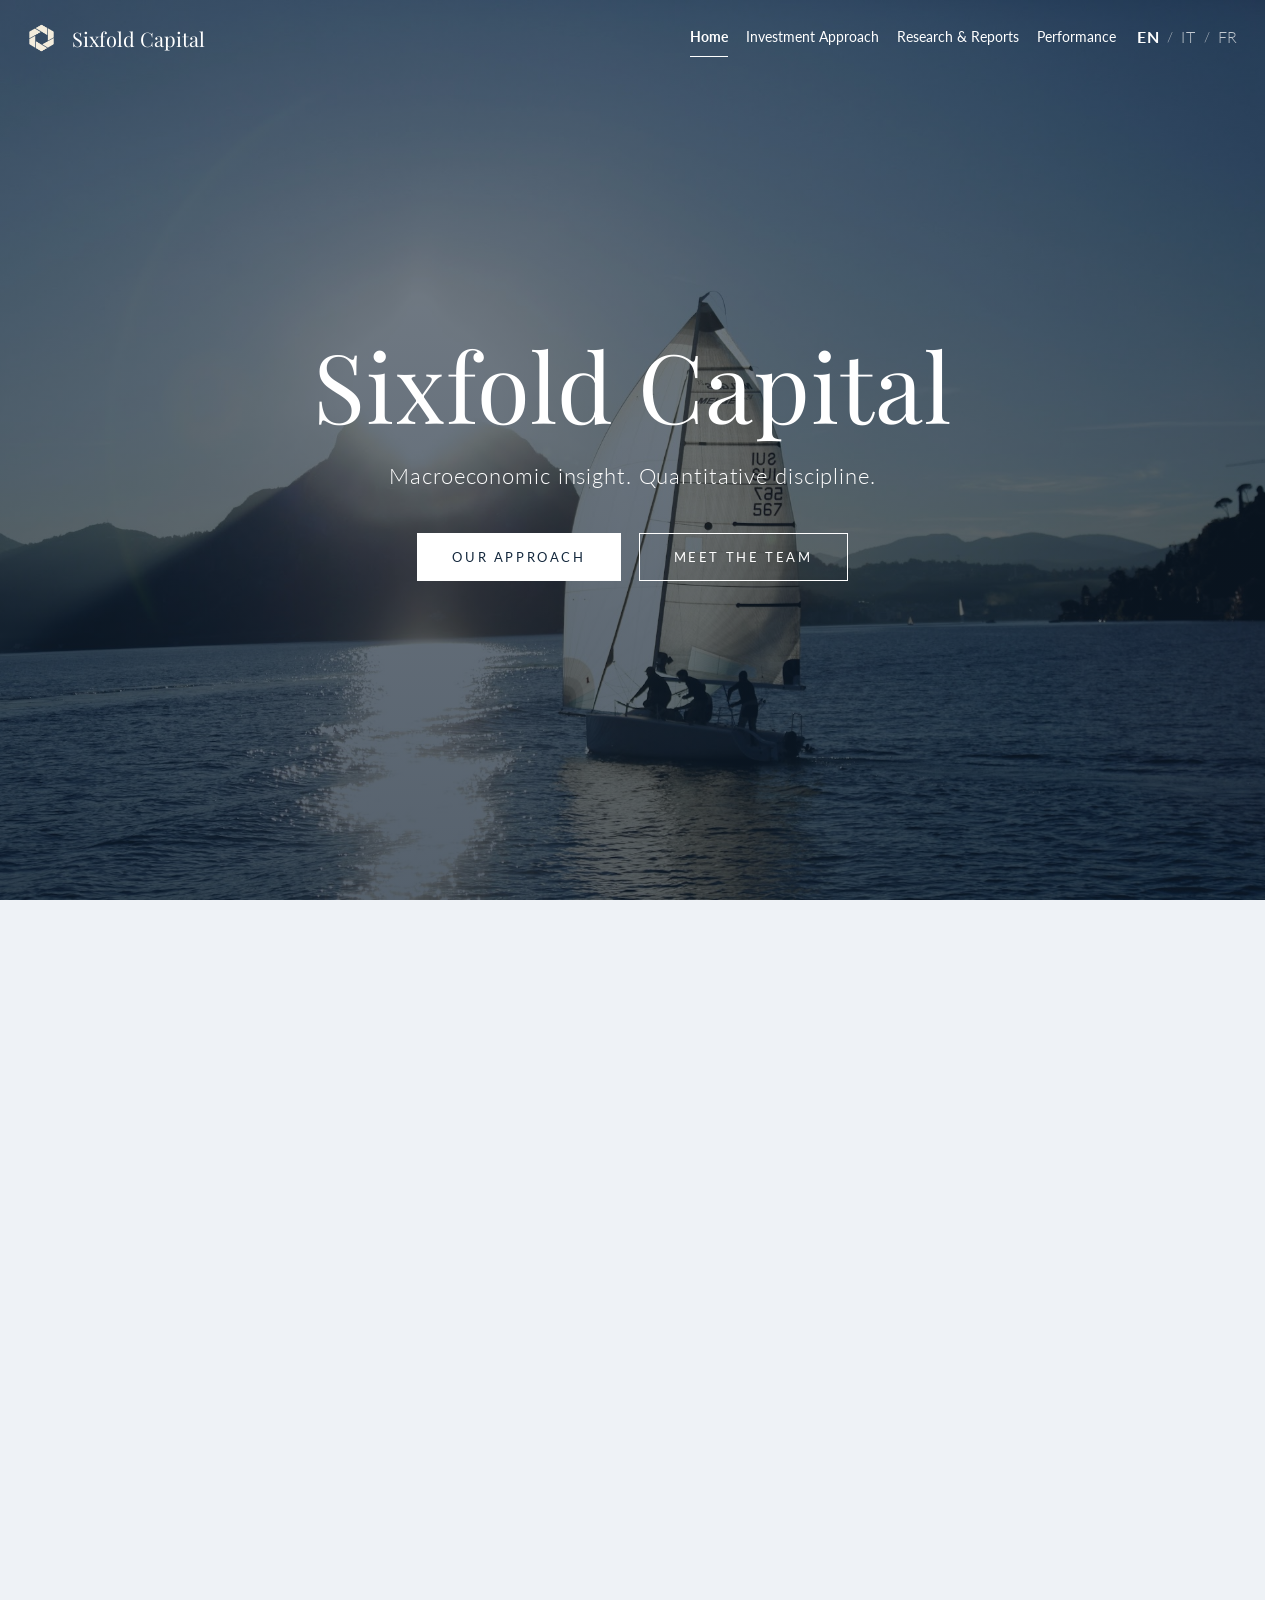
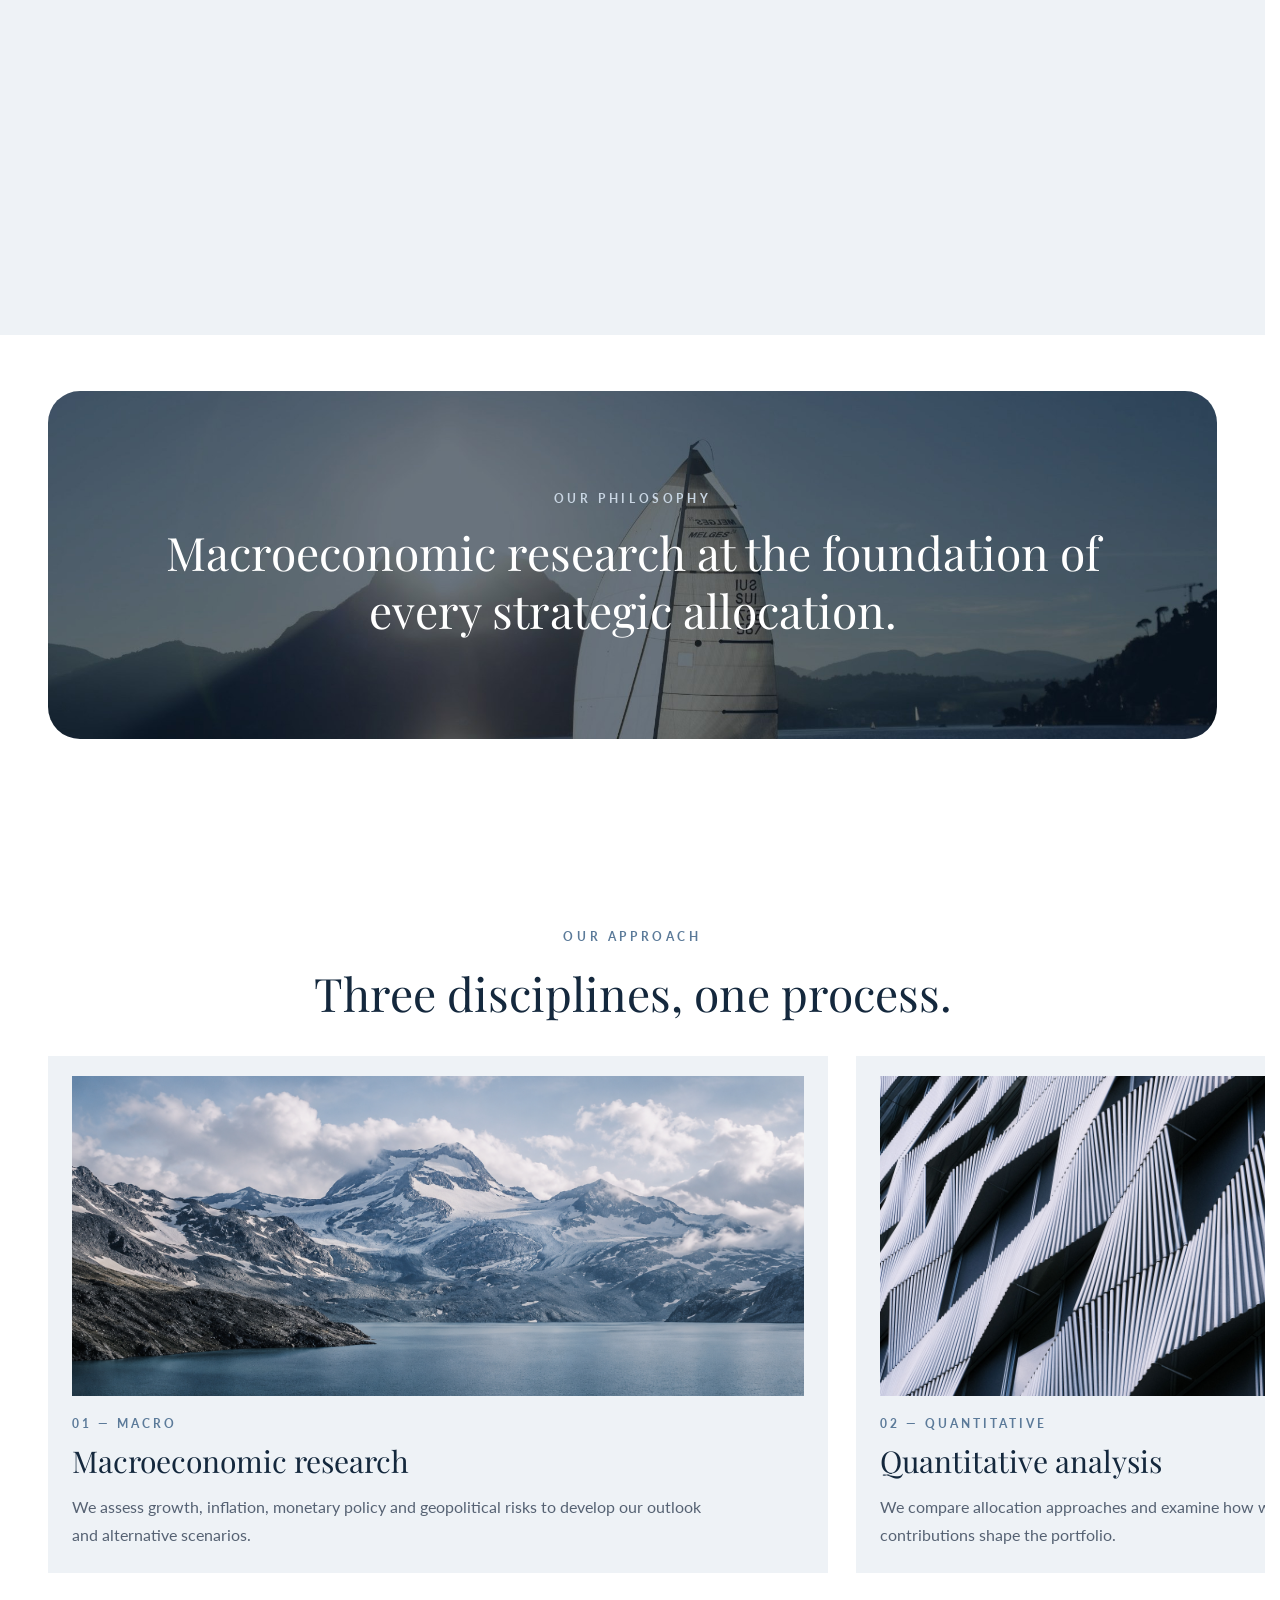
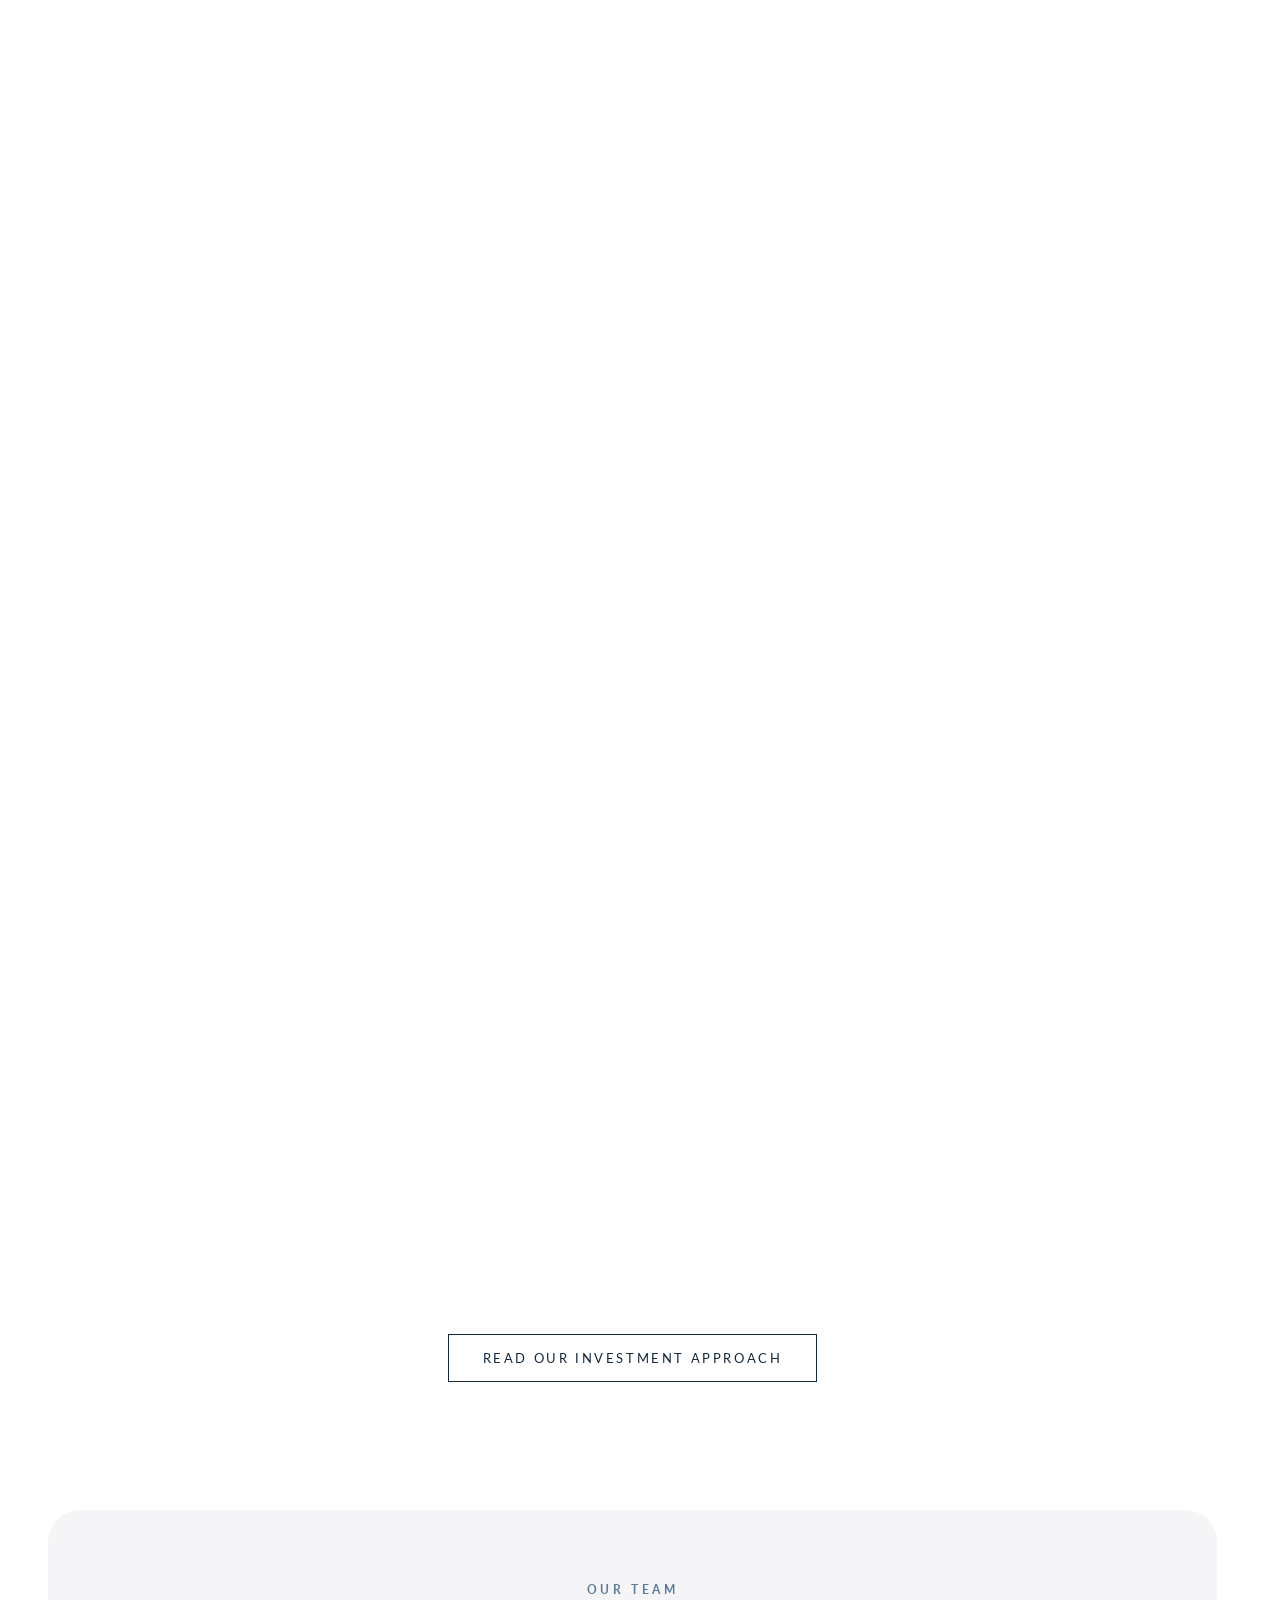
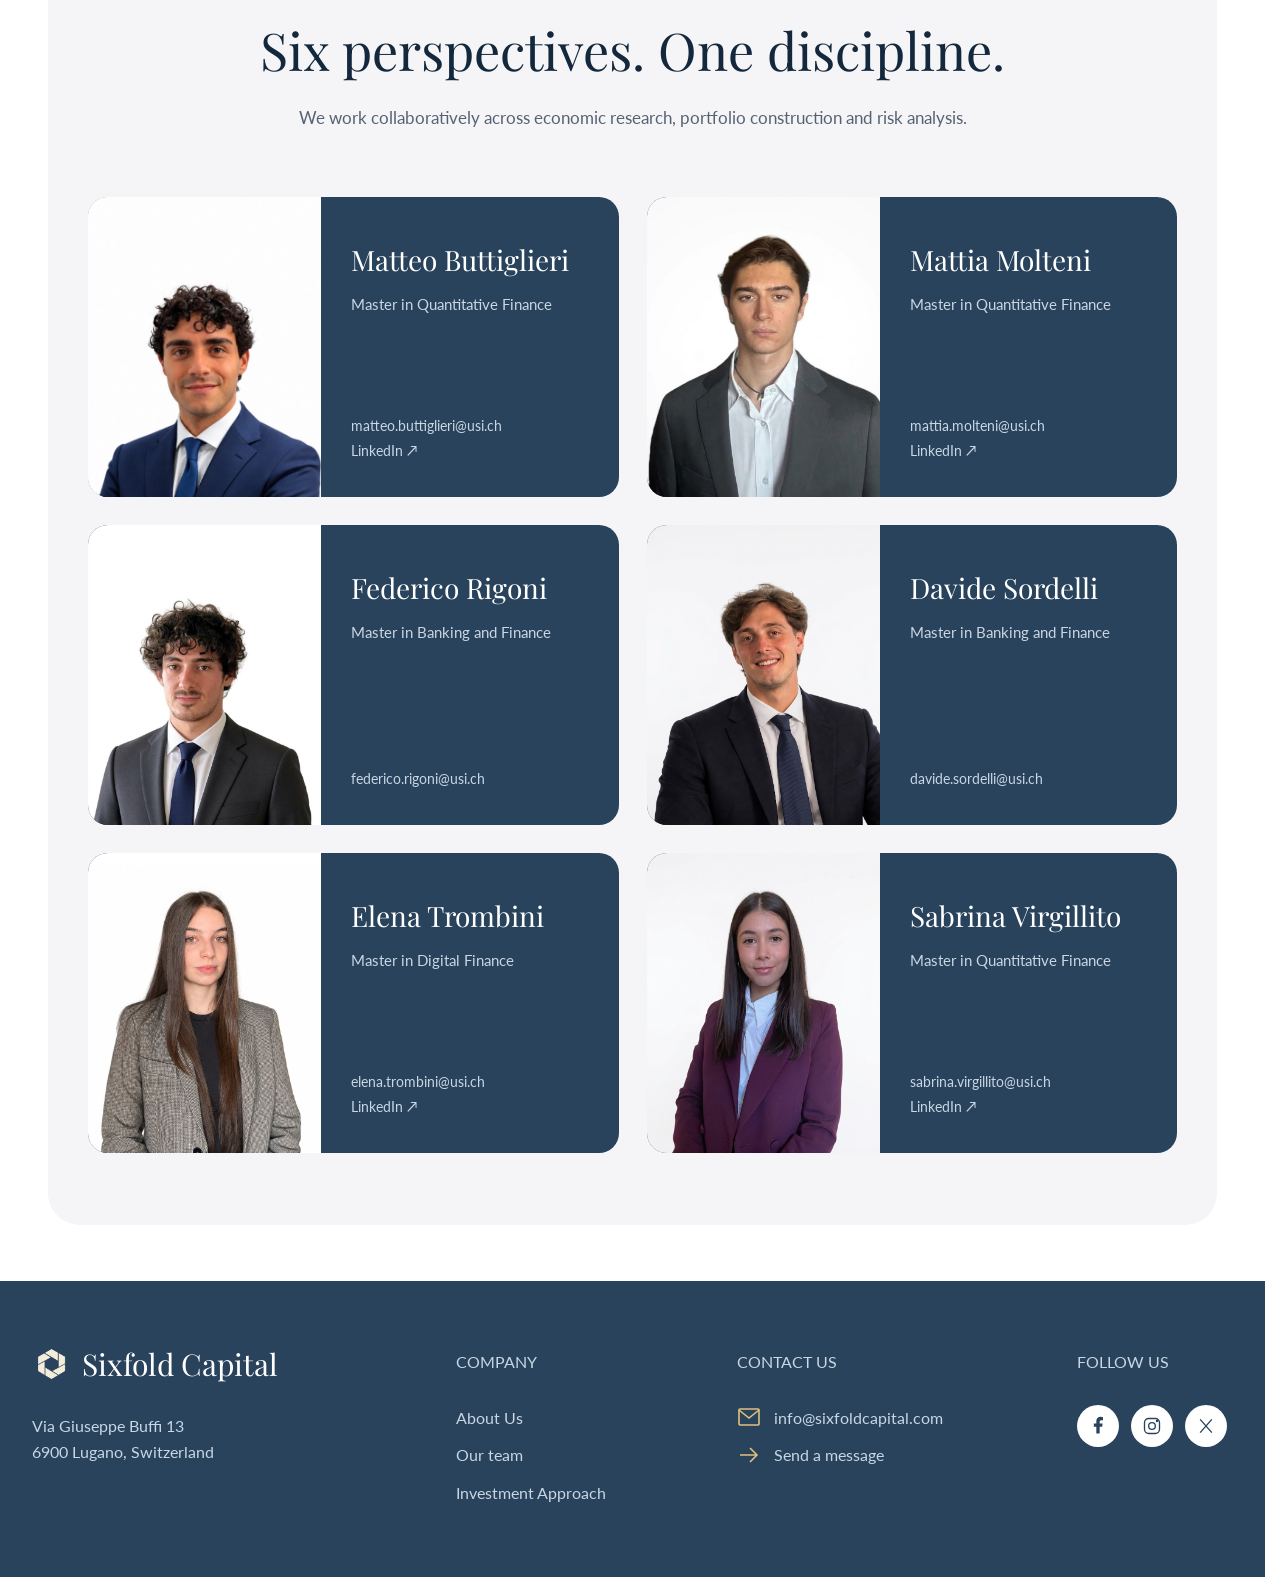
<file: index.html>
<!doctype html><html lang="en"><head><title>Sixfold Capital</title><meta charset="utf-8"><meta name="viewport" content="width=device-width,initial-scale=1">
<link href="https://fonts.googleapis.com/css2?family=Playfair+Display:wght@400;500&family=Lato:wght@300;400;700&display=swap" rel="stylesheet">
<style>
:root{--navy:#14283D;--navy2:#0E1E2F;--mist:#EEF2F6;--slate:#5B7A99;--ink:#1d2733;--mute:#566273}
*{box-sizing:border-box;margin:0;padding:0}body{font-family:Lato,sans-serif;color:var(--ink)}
nav{position:absolute;top:0;left:0;right:0;z-index:5;height:76px;display:flex;align-items:center;justify-content:space-between;padding:0 48px;color:#fff}
nav .brand{display:flex;align-items:center;gap:14px;font-family:'Playfair Display';font-size:22px}
nav .brand img{height:34px}
nav ul{display:flex;gap:34px;list-style:none;font-size:15px}nav li.on{font-weight:700;border-bottom:1px solid #fff;padding-bottom:3px}
.hero{height:100vh;min-height:760px;background:linear-gradient(rgba(14,30,47,.55),rgba(14,30,47,.70)),url(photo.jpg) center 60%/cover;display:flex;flex-direction:column;align-items:center;justify-content:center;color:#fff;text-align:center}
.hero h1{font-family:'Playfair Display';font-weight:400;font-size:96px;letter-spacing:.01em}
.hero p{font-size:22px;font-weight:300;margin-top:14px;letter-spacing:.04em}
.hero .btns{margin-top:44px;display:flex;gap:18px}
.btn{border:1px solid #fff;color:#fff;padding:15px 34px;font-size:13px;letter-spacing:.2em;text-transform:uppercase}
.btn.solid{background:#fff;color:var(--navy)}.btn.dark{border-color:var(--navy);color:var(--navy)}
.split{display:grid;grid-template-columns:1fr 1fr;min-height:620px}
.split .img{background:linear-gradient(rgba(14,30,47,.25),rgba(14,30,47,.45)),url(crop-split.jpg) center/cover;display:flex;align-items:center;justify-content:center}
.split .img h2{color:#fff;font-family:'Playfair Display';font-weight:400;font-size:64px}
.split .txt{background:var(--mist);padding:90px 80px;display:flex;flex-direction:column;justify-content:center}
.lead{font-size:22px;line-height:1.6;color:var(--navy)}.body{font-size:17px;line-height:1.8;color:var(--mute);margin-top:22px}
.label{font-size:12px;letter-spacing:.3em;text-transform:uppercase;color:var(--slate);font-weight:700;margin-bottom:18px}
.band{background:url(band-photo.jpg) center/cover;color:#fff;text-align:center;padding:150px 40px}
.band h2{font-family:'Playfair Display';font-weight:400;font-size:52px;max-width:980px;margin:0 auto;line-height:1.25}
.band .label{color:#c9d6e3}
.pillars{padding:120px 48px;text-align:center}
.pillars h2{font-family:'Playfair Display';font-weight:400;font-size:52px;color:var(--navy)}
.grid{display:grid;grid-template-columns:repeat(3,1fr);gap:32px;max-width:1240px;margin:64px auto 0;text-align:left}
.card .ph{aspect-ratio:4/3;background:#d9e1e9;display:flex;align-items:center;justify-content:center;color:#7b8ea3;font-size:13px;letter-spacing:.15em;text-transform:uppercase;border:1px dashed #9fb1c3}
.card .n{margin-top:26px;font-size:12px;letter-spacing:.25em;color:var(--slate);font-weight:700}
.card h3{font-family:'Playfair Display';font-weight:400;font-size:30px;color:var(--navy);margin:10px 0 12px}
.card p{font-size:16px;line-height:1.75;color:var(--mute)}
.team{background:#f5f5f7;padding:120px 48px}
.team h2{font-family:'Playfair Display';font-weight:400;font-size:52px;color:var(--navy);text-align:center}
.team .sub{text-align:center;max-width:760px;margin:20px auto 0;color:var(--mute);font-size:17px;line-height:1.7}
.tgrid{display:grid;grid-template-columns:1fr 1fr;gap:28px;max-width:1240px;margin:64px auto 0}
.m{display:grid;grid-template-columns:44% 56%;background:#29435C;color:#fff;min-height:300px}
.m .p{background:#c9d3dd center 20%/cover;display:flex;align-items:center;justify-content:center;color:#6d8096;font-size:12px;letter-spacing:.15em}
.m .i{padding:34px 30px;display:flex;flex-direction:column}
.m .r{font-size:11px;letter-spacing:.25em;color:#a9bcd0;text-transform:uppercase}
.m h4{font-family:'Playfair Display';font-weight:400;font-size:28px;margin:10px 0 auto}
.m .c{font-size:14px;color:#c9d6e3;line-height:1.8}
footer{background:var(--navy2);color:#9fb0c2;padding:40px 48px;display:flex;justify-content:space-between;font-size:13px}
.m .p.placeholder{background:#dce4ec;color:var(--slate);font-family:'Playfair Display',serif;font-size:46px;letter-spacing:.04em}
.m .c a{color:inherit;text-decoration:none;overflow-wrap:anywhere}
.m .c a:hover,.m .c a:focus-visible{text-decoration:underline}
.m .i{min-width:0}
@media(max-width:900px){.tgrid{grid-template-columns:1fr}}
@media(max-width:480px){.team{padding:64px 20px}.team h2{font-size:36px}.m{grid-template-columns:36% 64%;min-height:230px}.m .i{padding:24px 16px}.m h4{font-size:25px}.m .c{font-size:12px}}
.m h4{margin:10px 0 14px}.m .degree{font-size:15px;line-height:1.6;color:#c9d6e3;margin-bottom:auto;padding-bottom:24px}


.m .p[aria-label="Matteo Buttiglieri"]{position:relative;overflow:hidden}
.m .p[aria-label="Matteo Buttiglieri"]::before{content:"";position:absolute;inset:0;background:inherit;transform:scale(1.04)}

html{scroll-behavior:smooth}
nav a{color:inherit;text-decoration:none;display:inline-block;padding:8px 0;transition:opacity .18s}
nav a:hover{opacity:.75}
nav a:focus-visible,.btn:focus-visible{outline:2px solid currentColor;outline-offset:5px}
.btn{display:inline-block;text-decoration:none;cursor:pointer;transition:background-color .18s,color .18s}
.btn:hover{background:#dce4ec;color:var(--navy);border-color:#dce4ec}
@media(prefers-reduced-motion:reduce){html{scroll-behavior:auto}}
</style><link rel="stylesheet" href="site-shared.css?v=35"></head><body class="home-page">
<nav><div class="brand"><img src="sixfold-symbol-ivory.png">Sixfold Capital</div><ul><li class="on"><a href="#home">Home</a></li><li><a href="investment-approach.html">Investment Approach</a></li><li><a href="research-reports.html">Research &amp; Reports</a></li><li><a href="performance.html">Performance</a></li><li class="language-item"><div class="language-switcher" role="group" aria-label="Language"><button type="button" data-language="en" lang="en" aria-label="English" aria-pressed="true">EN</button><span aria-hidden="true">/</span><button type="button" data-language="it" lang="it" aria-label="Italiano" aria-pressed="false">IT</button><span aria-hidden="true">/</span><button type="button" data-language="fr" lang="fr" aria-label="Français" aria-pressed="false">FR</button></div></li></ul></nav>
<div class="hero" id="home"><h1 class="hero-title">Sixfold Capital</h1><p>Macroeconomic insight. Quantitative discipline.</p><div class="btns"><a class="btn solid" href="#approach">Our approach</a><a class="btn" href="#team">Meet the team</a></div></div>
<div class="split" id="about"><div class="img"><h2>About Us</h2></div><div class="txt"><div class="label">Who we are</div><p class="lead">Sixfold Capital brings together a team of six with a shared commitment to rigorous research and disciplined portfolio construction.</p><p class="body">We combine macroeconomic insight with quantitative analysis to develop a global multi-asset approach. Economic reasoning guides the exposures we consider, while portfolio analysis helps us assess diversification, correlations and contributions to risk.</p></div></div>
<div class="band"><div class="label">Our philosophy</div><h2>Macroeconomic research at the foundation of every strategic allocation.</h2></div>
<div class="pillars" id="approach"><div class="label">Our approach</div><h2>Three disciplines, one process.</h2><div class="grid">
<div class="card"><div class="ph"><img src="macroeconomic-research.png" alt="Snow-covered mountains above an alpine lake" width="1881" height="836" style="object-position:center"></div><div class="n">01 — MACRO</div><h3>Macroeconomic research</h3><p>We assess growth, inflation, monetary policy and geopolitical risks to develop our outlook and alternative scenarios.</p></div>
<div class="card"><div class="ph"><img src="quantitative-analysis.jpg" alt="Geometric lines of a modern building facade" width="6240" height="4160" style="object-position:center"></div><div class="n">02 — QUANTITATIVE</div><h3>Quantitative analysis</h3><p>We compare allocation approaches and examine how weights, correlations and risk contributions shape the portfolio.</p></div>
<div class="card"><div class="ph"><img src="diversification-risk.png" alt="Steel bridge arch and suspension cables against the sky" width="1536" height="1024" style="object-position:center"></div><div class="n">03 — RISK</div><h3>Diversification &amp; risk</h3><p>We evaluate exposures across asset classes and regions, and the conditions in which diversification may weaken.</p></div></div>
<div style="margin-top:56px"><a class="btn dark" href="investment-approach.html">Read our investment approach</a></div></div>
<div class="team" id="team"><div class="label" style="text-align:center">Our team</div><h2>Six perspectives. One discipline.</h2><p class="sub">We work collaboratively across economic research, portfolio construction and risk analysis.</p><div class="tgrid">
<div class="m"><div class="p" role="img" aria-label="Matteo Buttiglieri" style="background-image:url(matteo-buttiglieri.jpg?v=2)"></div><div class="i"><h4>Matteo Buttiglieri</h4><p class="degree">Master in Quantitative Finance</p><div class="c"><a href="mailto:matteo.buttiglieri@usi.ch">matteo.buttiglieri@usi.ch</a><br><a href="https://www.linkedin.com/in/matteo-buttiglieri/" target="_blank" rel="noopener noreferrer" aria-label="Matteo Buttiglieri on LinkedIn (opens in a new tab)">LinkedIn ↗</a></div></div></div>
<div class="m"><div class="p" role="img" aria-label="Mattia Molteni" style="background-image:url(mattia-molteni.jpg)"></div><div class="i"><h4>Mattia Molteni</h4><p class="degree">Master in Quantitative Finance</p><div class="c"><a href="mailto:mattia.molteni@usi.ch">mattia.molteni@usi.ch</a><br><a href="https://www.linkedin.com/in/mattia-molteni-6b993a399/" target="_blank" rel="noopener noreferrer" aria-label="Mattia Molteni on LinkedIn (opens in a new tab)">LinkedIn ↗</a></div></div></div>
<div class="m"><div class="p" role="img" aria-label="Federico Rigoni" style="background-image:url(federico-rigoni.jpg)"></div><div class="i"><h4>Federico Rigoni</h4><p class="degree">Master in Banking and Finance</p><div class="c"><a href="mailto:federico.rigoni@usi.ch">federico.rigoni@usi.ch</a></div></div></div>
<div class="m"><div class="p" role="img" aria-label="Davide Sordelli" style="background-image:url(davide-sordelli.jpg)"></div><div class="i"><h4>Davide Sordelli</h4><p class="degree">Master in Banking and Finance</p><div class="c"><a href="mailto:davide.sordelli@usi.ch">davide.sordelli@usi.ch</a></div></div></div>
<div class="m"><div class="p" role="img" aria-label="Elena Trombini" style="background-image:url(elena-trombini.jpg?v=3)"></div><div class="i"><h4>Elena Trombini</h4><p class="degree">Master in Digital Finance</p><div class="c"><a href="mailto:elena.trombini@usi.ch">elena.trombini@usi.ch</a><br><a href="https://www.linkedin.com/in/elena-trombini-b59a7b319/" target="_blank" rel="noopener noreferrer" aria-label="Elena Trombini on LinkedIn (opens in a new tab)">LinkedIn ↗</a></div></div></div>
<div class="m"><div class="p" role="img" aria-label="Sabrina Virgillito" style="background-image:url(sabrina-virgillito.jpg)"></div><div class="i"><h4>Sabrina Virgillito</h4><p class="degree">Master in Quantitative Finance</p><div class="c"><a href="mailto:sabrina.virgillito@usi.ch">sabrina.virgillito@usi.ch</a><br><a href="https://www.linkedin.com/in/sabrina-virgillito-b2337025b/" target="_blank" rel="noopener noreferrer" aria-label="Sabrina Virgillito on LinkedIn (opens in a new tab)">LinkedIn ↗</a></div></div></div>
</div></div>
<footer class="site-footer"><div class="footer-identity"><div class="footer-brand"><img src="sixfold-symbol-ivory.png" alt="" width="38" height="38"><span>Sixfold Capital</span></div><p>Via Giuseppe Buffi 13<br>6900 Lugano, Switzerland</p></div><div class="footer-company"><h2>Company</h2><ul><li><a href="index.html#about">About Us</a></li><li><a href="index.html#team">Our team</a></li><li><a href="investment-approach.html">Investment Approach</a></li></ul></div><div class="footer-contact"><h2>Contact us</h2><ul><li><a href="mailto:info@sixfoldcapital.com"><svg viewBox="0 0 24 24" aria-hidden="true" fill="none" stroke="currentColor" stroke-width="1.6"><rect x="2" y="4" width="20" height="16" rx="1"/><path d="m2 5 10 8L22 5"/></svg><span>info@sixfoldcapital.com</span></a></li><li><a href="contact.html"><svg viewBox="0 0 24 24" aria-hidden="true" fill="none" stroke="currentColor" stroke-width="1.6"><path d="M3 12h17m-7-7 7 7-7 7"/></svg><span>Send a message</span></a></li></ul></div><div class="footer-socials"><h2>Follow us</h2><div class="social-links"><a href="https://www.facebook.com/" target="_blank" rel="noopener noreferrer" aria-label="Facebook"><svg viewBox="0 0 24 24" aria-hidden="true" fill="currentColor"><path d="M14 21v-8h3l.5-4H14V7c0-1 .3-2 2-2h2V1.4A26 26 0 0 0 15 1c-3 0-5 2-5 5v3H7v4h3v8z"/></svg></a><a href="https://www.instagram.com/" target="_blank" rel="noopener noreferrer" aria-label="Instagram"><svg viewBox="0 0 24 24" aria-hidden="true" fill="none" stroke="currentColor" stroke-width="1.6"><rect x="3" y="3" width="18" height="18" rx="5"/><circle cx="12" cy="12" r="4"/><circle cx="18" cy="6" r=".7" fill="currentColor"/></svg></a><a href="https://x.com/" target="_blank" rel="noopener noreferrer" aria-label="X"><svg viewBox="0 0 24 24" aria-hidden="true" fill="none" stroke="currentColor" stroke-width="1.6"><path d="m5 4 14 16M19 4 5 20"/></svg></a></div></div></footer>
<script src="navigation.js?v=10" defer></script><script src="hero-morph.js?v=4" defer></script><script src="approach-scroll.js?v=6" defer></script><script src="languages.js?v=3" defer></script></body></html>
</file>
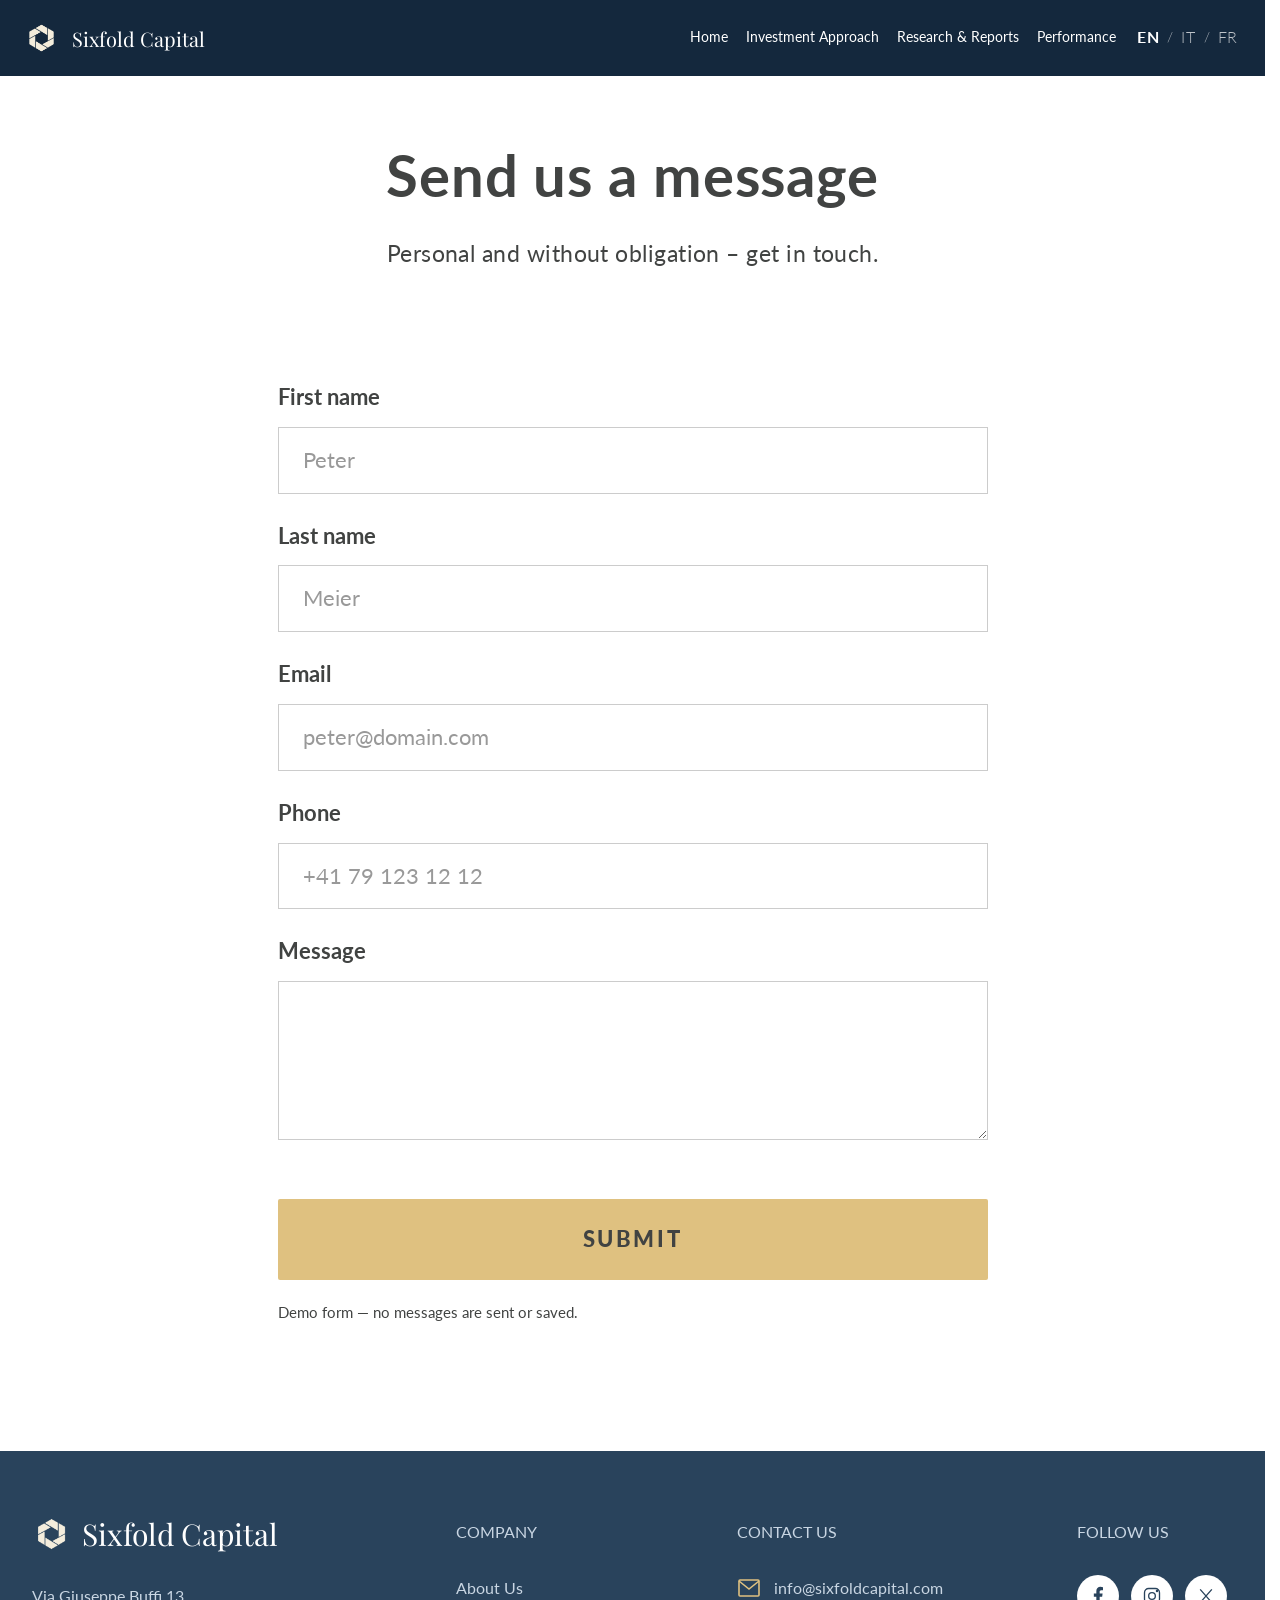
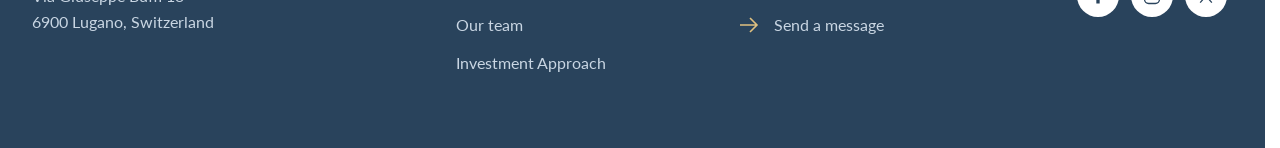
<file: contact.html>
<!doctype html><html lang="en"><head><meta charset="utf-8"><meta name="viewport" content="width=device-width,initial-scale=1"><title>Contact us | Sixfold Capital</title><link href="https://fonts.googleapis.com/css2?family=Playfair+Display:wght@400;500&family=Lato:wght@300;400;700;900&display=swap" rel="stylesheet"><link rel="stylesheet" href="site-shared.css?v=34"><link rel="stylesheet" href="contact.css?v=1"><script src="languages.js?v=3" defer></script><script src="contact.js?v=1" defer></script></head><body class="contact-page"><a class="contact-skip" href="#main">Skip to content</a><nav aria-label="Main navigation"><div class="brand"><img src="sixfold-symbol-ivory.png" alt="">Sixfold Capital</div><ul><li><a href="index.html#home">Home</a></li><li><a href="investment-approach.html">Investment Approach</a></li><li><a href="research-reports.html">Research &amp; Reports</a></li><li><a href="performance.html">Performance</a></li><li class="language-item"><div class="language-switcher" role="group" aria-label="Language"><button type="button" data-language="en" lang="en" aria-label="English" aria-pressed="true">EN</button><span aria-hidden="true">/</span><button type="button" data-language="it" lang="it" aria-label="Italiano" aria-pressed="false">IT</button><span aria-hidden="true">/</span><button type="button" data-language="fr" lang="fr" aria-label="Français" aria-pressed="false">FR</button></div></li></ul></nav><main id="main" class="contact-main"><header><h1>Send us a message</h1><p>Personal and without obligation – get in touch.</p></header><form id="contact-form" aria-describedby="contact-note"><div class="contact-field"><label for="first-name">First name</label><input id="first-name" name="firstName" autocomplete="given-name" placeholder="Peter" maxlength="100" required></div><div class="contact-field"><label for="last-name">Last name</label><input id="last-name" name="lastName" autocomplete="family-name" placeholder="Meier" maxlength="100" required></div><div class="contact-field"><label for="email">Email</label><input id="email" name="email" type="email" autocomplete="email" placeholder="peter@domain.com" maxlength="254" required></div><div class="contact-field"><label for="phone">Phone</label><input id="phone" name="phone" type="tel" autocomplete="tel" placeholder="+41 79 123 12 12" maxlength="50"></div><div class="contact-field"><label for="message">Message</label><textarea id="message" name="message" rows="4" maxlength="10000" required></textarea></div><button type="submit">Submit</button><p id="contact-note">Demo form — no messages are sent or saved.</p><p id="contact-status" tabindex="-1" role="status" aria-live="polite"></p></form></main><footer class="site-footer"><div class="footer-identity"><div class="footer-brand"><img src="sixfold-symbol-ivory.png" alt="" width="38" height="38"><span>Sixfold Capital</span></div><p>Via Giuseppe Buffi 13<br>6900 Lugano, Switzerland</p></div><div class="footer-company"><h2>Company</h2><ul><li><a href="index.html#about">About Us</a></li><li><a href="index.html#team">Our team</a></li><li><a href="investment-approach.html">Investment Approach</a></li></ul></div><div class="footer-contact"><h2>Contact us</h2><ul><li><a href="mailto:info@sixfoldcapital.com"><svg viewBox="0 0 24 24" aria-hidden="true" fill="none" stroke="currentColor" stroke-width="1.6"><rect x="2" y="4" width="20" height="16" rx="1"/><path d="m2 5 10 8L22 5"/></svg><span>info@sixfoldcapital.com</span></a></li><li><a href="contact.html"><svg viewBox="0 0 24 24" aria-hidden="true" fill="none" stroke="currentColor" stroke-width="1.6"><path d="M3 12h17m-7-7 7 7-7 7"/></svg><span>Send a message</span></a></li></ul></div><div class="footer-socials"><h2>Follow us</h2><div class="social-links"><a href="https://www.facebook.com/" target="_blank" rel="noopener noreferrer" aria-label="Facebook"><svg viewBox="0 0 24 24" aria-hidden="true" fill="currentColor"><path d="M14 21v-8h3l.5-4H14V7c0-1 .3-2 2-2h2V1.4A26 26 0 0 0 15 1c-3 0-5 2-5 5v3H7v4h3v8z"/></svg></a><a href="https://www.instagram.com/" target="_blank" rel="noopener noreferrer" aria-label="Instagram"><svg viewBox="0 0 24 24" aria-hidden="true" fill="none" stroke="currentColor" stroke-width="1.6"><rect x="3" y="3" width="18" height="18" rx="5"/><circle cx="12" cy="12" r="4"/><circle cx="18" cy="6" r=".7" fill="currentColor"/></svg></a><a href="https://x.com/" target="_blank" rel="noopener noreferrer" aria-label="X"><svg viewBox="0 0 24 24" aria-hidden="true" fill="none" stroke="currentColor" stroke-width="1.6"><path d="m5 4 14 16M19 4 5 20"/></svg></a></div></div></footer></body></html>
</file>
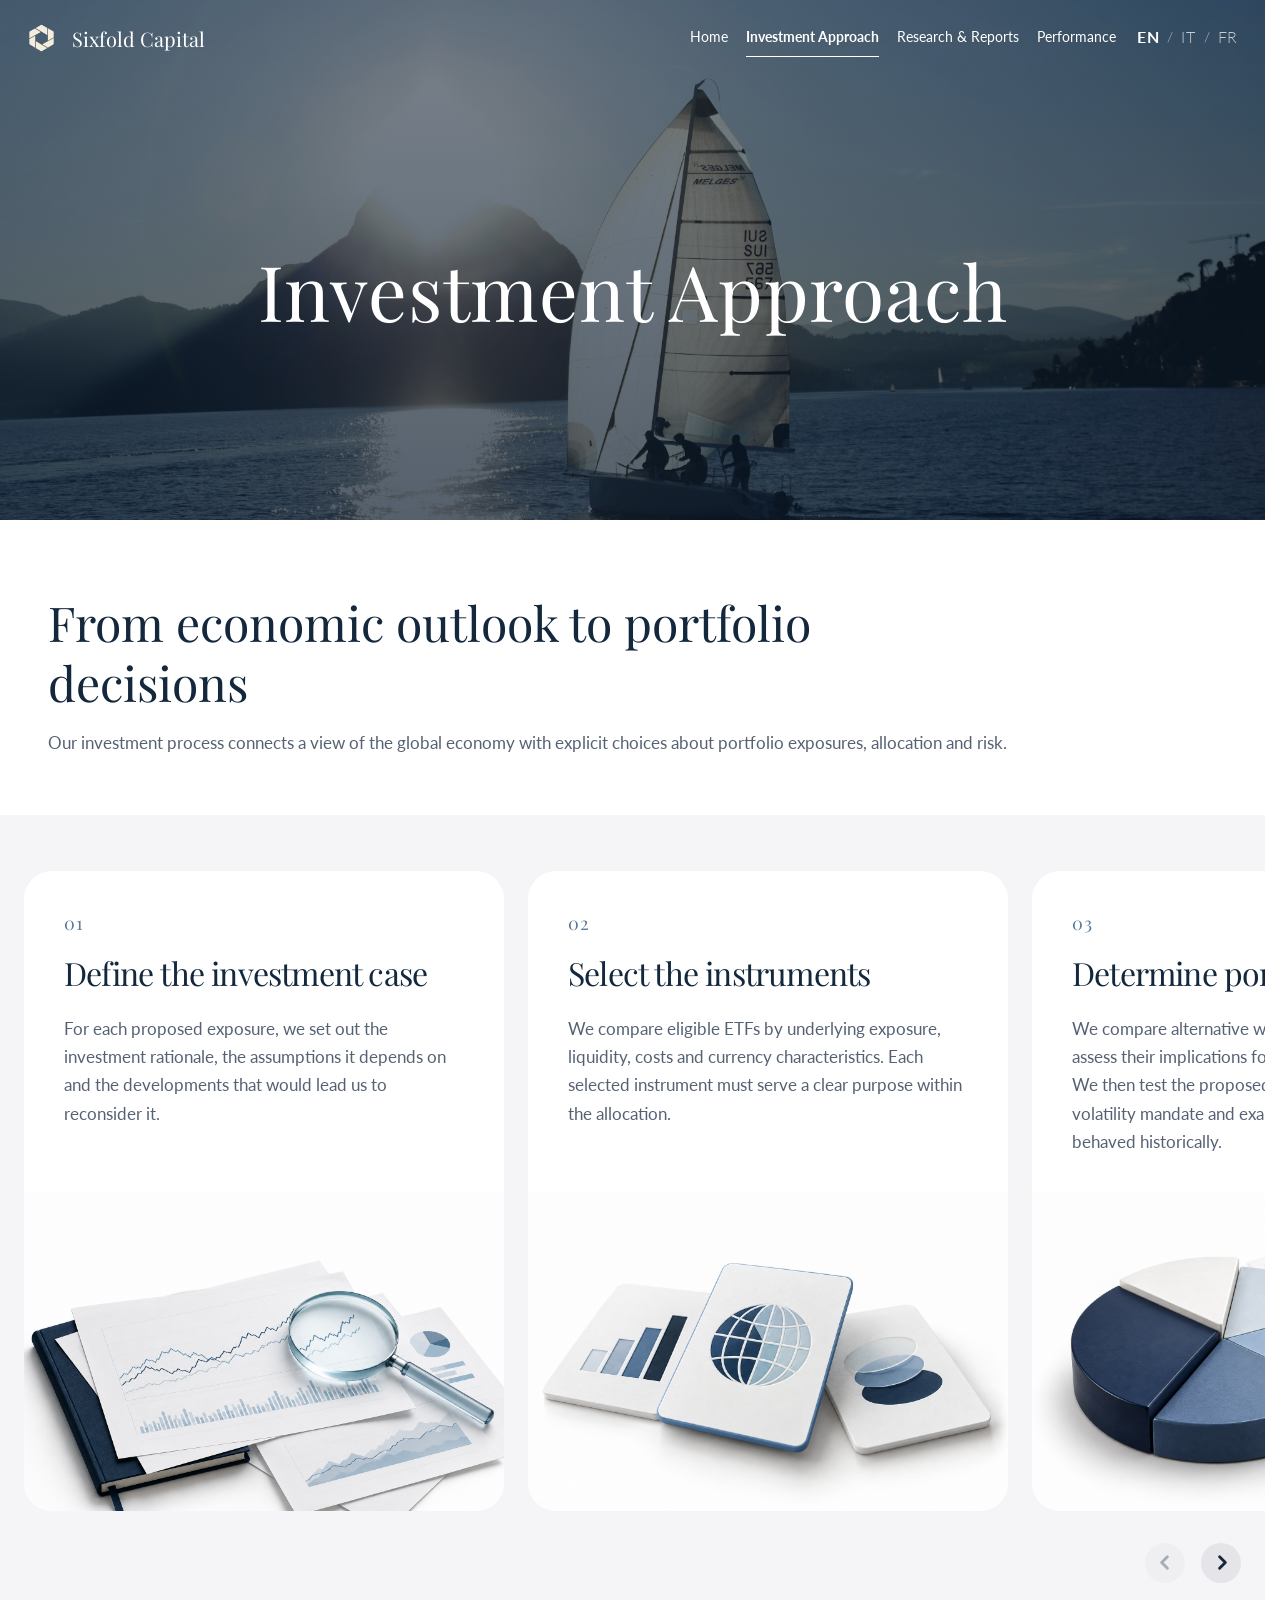
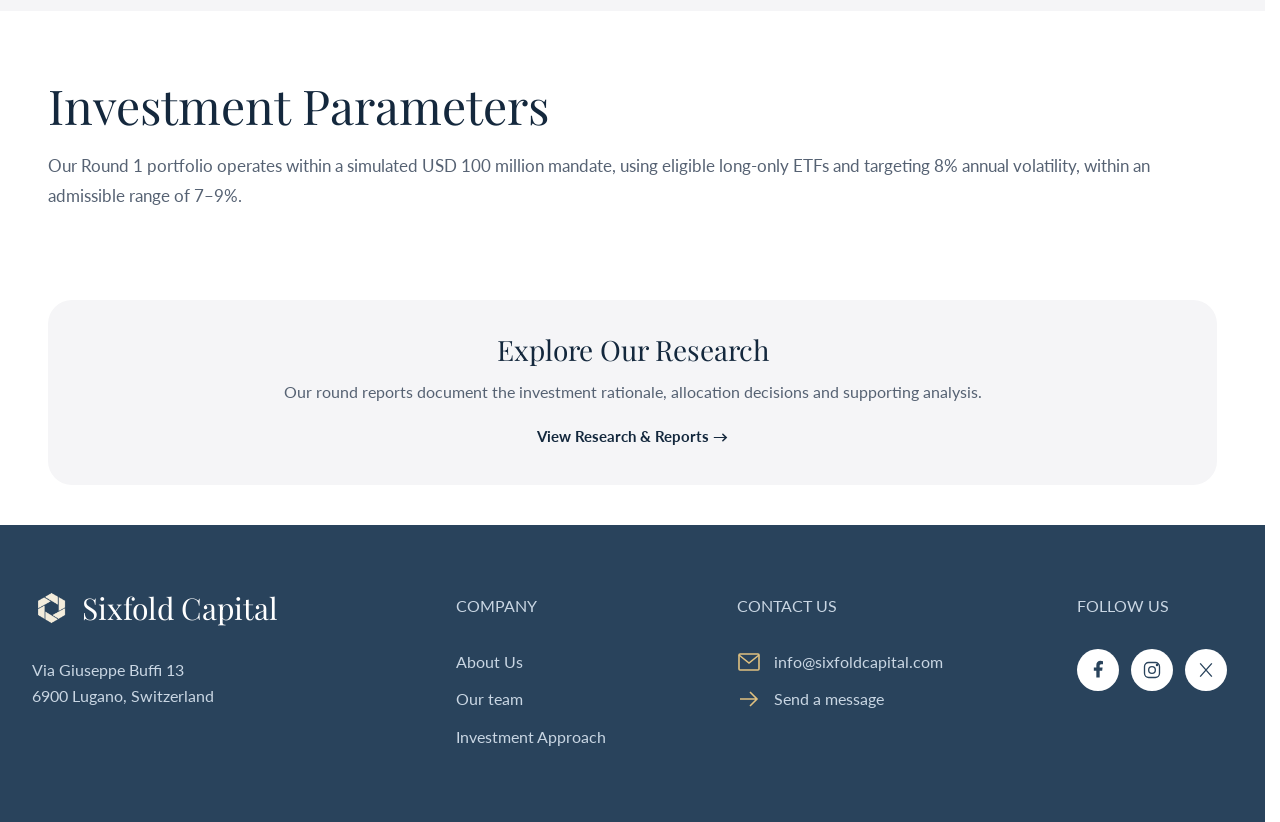
<file: investment-approach.html>
<!doctype html>
<html lang="en"><head><meta charset="utf-8"><meta name="viewport" content="width=device-width,initial-scale=1"><title>Investment Approach | Sixfold Capital</title>
<link href="https://fonts.googleapis.com/css2?family=Playfair+Display:wght@400;500&family=Lato:wght@300;400;700&display=swap" rel="stylesheet">
<style>
:root{--navy:#14283D;--navy2:#0E1E2F;--mist:#EEF2F6;--slate:#5B7A99;--ink:#1d2733;--mute:#566273}
*{box-sizing:border-box;margin:0;padding:0}body{font-family:Lato,sans-serif;color:var(--ink);background:#fff}
nav{position:absolute;top:0;left:0;right:0;z-index:5;min-height:76px;display:flex;align-items:center;justify-content:space-between;padding:0 48px;color:#fff;gap:28px}
nav .brand{display:flex;align-items:center;gap:14px;font-family:'Playfair Display',serif;font-size:22px;white-space:nowrap}nav .brand img{height:34px}
nav ul{display:flex;gap:34px;list-style:none;font-size:15px}nav li.on{font-weight:700;border-bottom:1px solid #fff;padding-bottom:3px}
nav a{color:inherit;text-decoration:none;display:inline-block;padding:8px 0}nav a:hover{opacity:.75}a:focus-visible{outline:2px solid currentColor;outline-offset:5px}
.hero{min-height:520px;padding:160px 32px 100px;background:linear-gradient(rgba(14,30,47,.55),rgba(14,30,47,.70)),url('photo.jpg') center 60%/cover;display:flex;align-items:center;justify-content:center;color:#fff;text-align:center}
h1,h2{font-family:'Playfair Display',serif;font-weight:400}h1{font-size:clamp(44px,6vw,80px);letter-spacing:.01em}
.intro{max-width:980px;margin:auto;padding:80px 48px}.intro p{font-size:22px;line-height:1.65;color:var(--navy)}
.research{background:var(--mist);padding:80px 48px 96px}.report{max-width:884px;margin:auto}.label{font-size:12px;letter-spacing:.3em;text-transform:uppercase;color:var(--slate);font-weight:700;margin-bottom:18px}h2{font-size:clamp(32px,4vw,48px);color:var(--navy);line-height:1.25}.report p{font-size:17px;line-height:1.8;color:var(--mute);margin-top:24px;max-width:780px}
footer{background:var(--navy2);color:#9fb0c2;padding:40px 48px;display:flex;justify-content:space-between;gap:24px;font-size:13px}
.skip{position:absolute;top:-100px;left:16px;z-index:10;background:white;color:var(--navy);padding:12px}.skip:focus{top:8px}
@media(max-width:1000px){nav{position:relative;background:var(--navy);padding:20px 24px;flex-wrap:wrap}nav ul{flex-wrap:wrap;gap:12px 24px}.hero{min-height:360px;padding:80px 24px}.intro,.research{padding:56px 24px}footer{padding:32px 24px;flex-direction:column}}

.hero>h1{animation:soft-entrance 1000ms cubic-bezier(.22,1,.36,1) 200ms both}
@media(prefers-reduced-motion:reduce){.hero>h1{animation:none}}
</style><link rel="stylesheet" href="site-shared.css?v=34"><link rel="stylesheet" href="investment-approach.css?v=11"><script src="investment-approach.js?v=4" defer></script></head><body><a class="skip" href="#main">Skip to content</a><nav aria-label="Main navigation"><div class="brand"><img src="sixfold-symbol-ivory.png" alt="">Sixfold Capital</div><ul><li><a href="index.html#home">Home</a></li><li class="on"><a href="investment-approach.html" aria-current="page">Investment Approach</a></li><li><a href="research-reports.html">Research &amp; Reports</a></li><li><a href="performance.html">Performance</a></li><li class="language-item"><div class="language-switcher" role="group" aria-label="Language"><button type="button" data-language="en" lang="en" aria-label="English" aria-pressed="true">EN</button><span aria-hidden="true">/</span><button type="button" data-language="it" lang="it" aria-label="Italiano" aria-pressed="false">IT</button><span aria-hidden="true">/</span><button type="button" data-language="fr" lang="fr" aria-label="Français" aria-pressed="false">FR</button></div></li></ul></nav><main id="main"><header class="hero"><h1>Investment Approach</h1></header><section class="intro approach-copy">
<h2>From economic outlook to portfolio decisions</h2>
<p>Our investment process connects a view of the global economy with explicit choices about portfolio exposures, allocation and risk.</p>
</section><section class="process-carousel" aria-label="Investment process">
<div class="process-track" id="process-track" tabindex="0" aria-label="Investment process steps. Use arrow keys to scroll."><article class="process-card" aria-label="Step 01"><span class="process-number">01</span><h3>Define the investment case</h3><p>For each proposed exposure, we set out the investment rationale, the assumptions it depends on and the developments that would lead us to reconsider it.</p><img class="process-image" src="assets/investment-approach/investment-case.png" alt="" width="1536" height="1024" loading="lazy" decoding="async"></article>
<article class="process-card" aria-label="Step 02"><span class="process-number">02</span><h3>Select the instruments</h3><p>We compare eligible ETFs by underlying exposure, liquidity, costs and currency characteristics. Each selected instrument must serve a clear purpose within the allocation.</p><img class="process-image" src="assets/investment-approach/instruments.png" alt="" width="1536" height="1024" loading="lazy" decoding="async"></article>
<article class="process-card" aria-label="Step 03"><span class="process-number">03</span><h3>Determine portfolio weights</h3><p>We compare alternative weighting methods and assess their implications for the portfolio’s risk profile. We then test the proposed allocation against the volatility mandate and examine how it would have behaved historically.</p><img class="process-image" src="assets/investment-approach/portfolio-weights.png" alt="" width="1536" height="1024" loading="lazy" decoding="async"></article></div>
<div class="process-controls"><button type="button" class="process-prev" aria-label="Previous step" aria-controls="process-track" disabled><svg viewBox="0 0 24 24" aria-hidden="true"><path d="m14 6-6 6 6 6"/></svg></button><button type="button" class="process-next" aria-label="Next step" aria-controls="process-track"><svg viewBox="0 0 24 24" aria-hidden="true"><path d="m10 6 6 6-6 6"/></svg></button></div>
</section><section class="intro approach-copy approach-details"><h2>Investment Parameters</h2>
<p>Our Round 1 portfolio operates within a simulated USD 100 million mandate, using eligible long-only ETFs and targeting 8% annual volatility, within an admissible range of 7–9%.</p>
</section><section class="research-callout" aria-labelledby="research-title"><h2 id="research-title">Explore Our Research</h2>
<p>Our round reports document the investment rationale, allocation decisions and supporting analysis.</p>
<div class="actions"><a class="button" href="research-reports.html"><strong>View Research &amp; Reports →</strong></a></div></section></main><footer class="site-footer"><div class="footer-identity"><div class="footer-brand"><img src="sixfold-symbol-ivory.png" alt="" width="38" height="38"><span>Sixfold Capital</span></div><p>Via Giuseppe Buffi 13<br>6900 Lugano, Switzerland</p></div><div class="footer-company"><h2>Company</h2><ul><li><a href="index.html#about">About Us</a></li><li><a href="index.html#team">Our team</a></li><li><a href="investment-approach.html">Investment Approach</a></li></ul></div><div class="footer-contact"><h2>Contact us</h2><ul><li><a href="mailto:info@sixfoldcapital.com"><svg viewBox="0 0 24 24" aria-hidden="true" fill="none" stroke="currentColor" stroke-width="1.6"><rect x="2" y="4" width="20" height="16" rx="1"/><path d="m2 5 10 8L22 5"/></svg><span>info@sixfoldcapital.com</span></a></li><li><a href="contact.html"><svg viewBox="0 0 24 24" aria-hidden="true" fill="none" stroke="currentColor" stroke-width="1.6"><path d="M3 12h17m-7-7 7 7-7 7"/></svg><span>Send a message</span></a></li></ul></div><div class="footer-socials"><h2>Follow us</h2><div class="social-links"><a href="https://www.facebook.com/" target="_blank" rel="noopener noreferrer" aria-label="Facebook"><svg viewBox="0 0 24 24" aria-hidden="true" fill="currentColor"><path d="M14 21v-8h3l.5-4H14V7c0-1 .3-2 2-2h2V1.4A26 26 0 0 0 15 1c-3 0-5 2-5 5v3H7v4h3v8z"/></svg></a><a href="https://www.instagram.com/" target="_blank" rel="noopener noreferrer" aria-label="Instagram"><svg viewBox="0 0 24 24" aria-hidden="true" fill="none" stroke="currentColor" stroke-width="1.6"><rect x="3" y="3" width="18" height="18" rx="5"/><circle cx="12" cy="12" r="4"/><circle cx="18" cy="6" r=".7" fill="currentColor"/></svg></a><a href="https://x.com/" target="_blank" rel="noopener noreferrer" aria-label="X"><svg viewBox="0 0 24 24" aria-hidden="true" fill="none" stroke="currentColor" stroke-width="1.6"><path d="m5 4 14 16M19 4 5 20"/></svg></a></div></div></footer><script src="languages.js?v=3" defer></script></body></html>
</file>
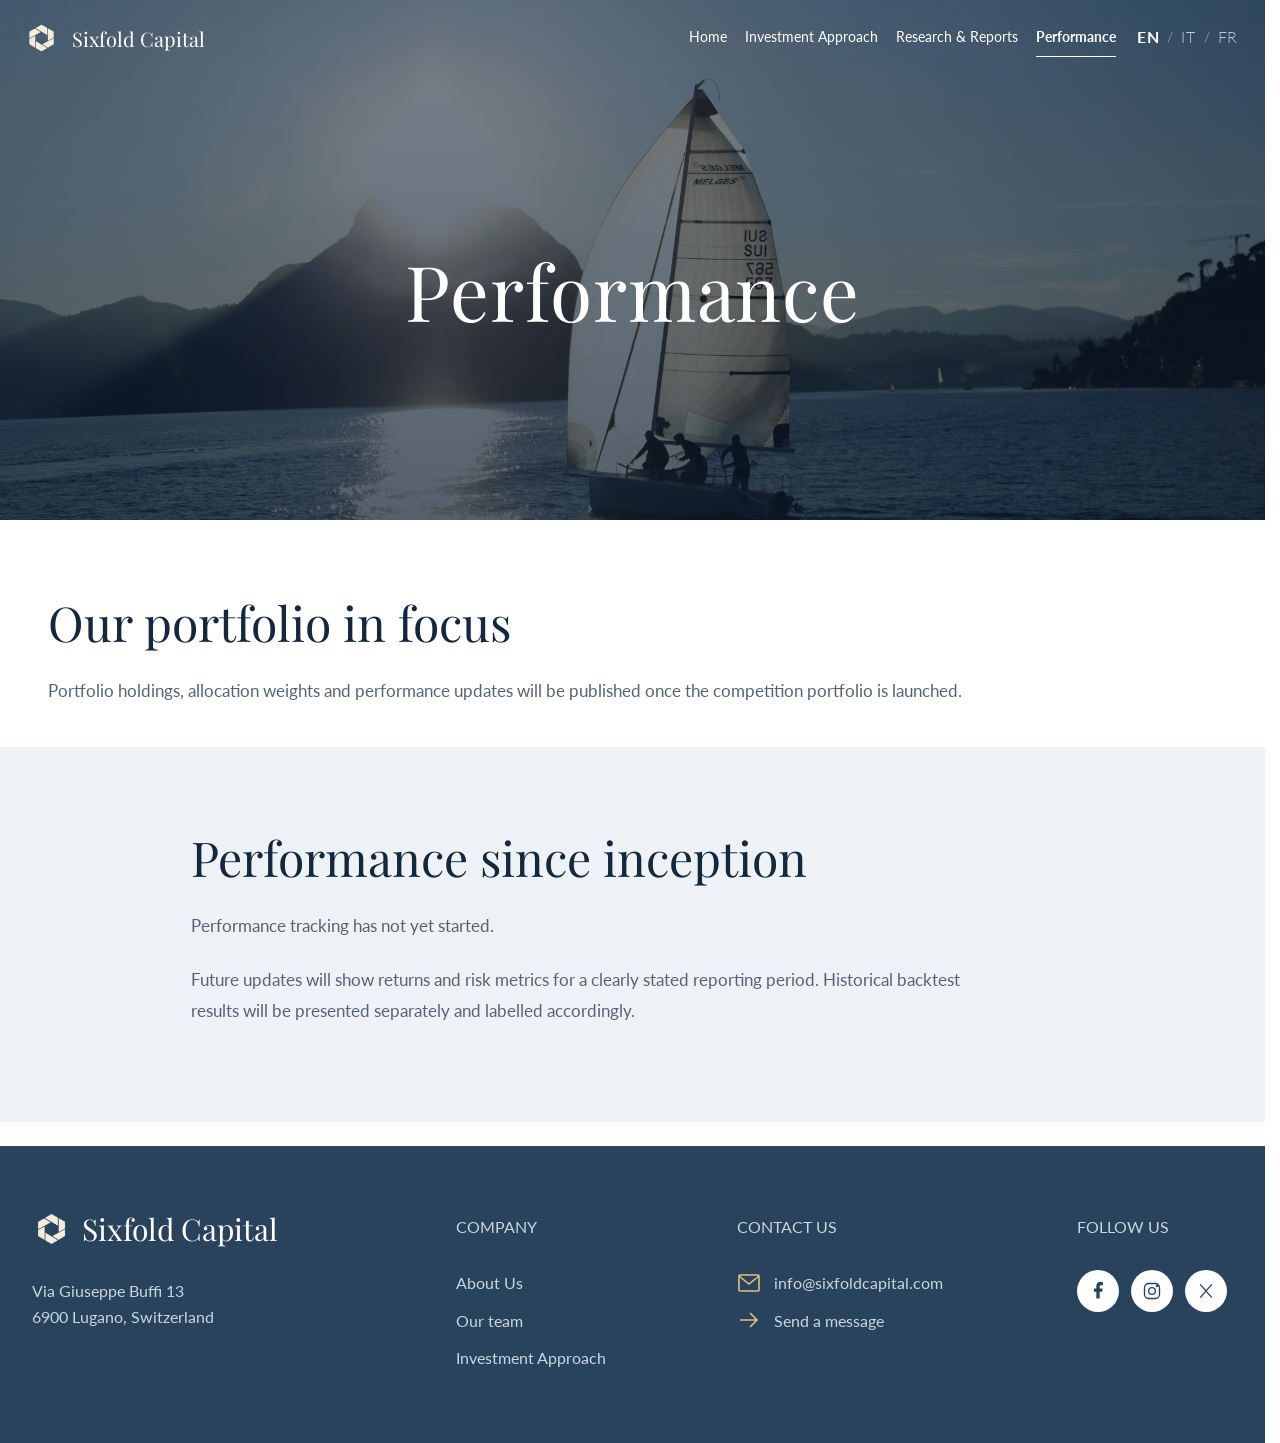
<file: performance.html>
<!doctype html>
<html lang="en"><head><meta charset="utf-8"><meta name="viewport" content="width=device-width,initial-scale=1"><title>Performance | Sixfold Capital</title>
<link href="https://fonts.googleapis.com/css2?family=Playfair+Display:wght@400;500&family=Lato:wght@300;400;700&display=swap" rel="stylesheet">
<style>
:root{--navy:#14283D;--navy2:#0E1E2F;--mist:#EEF2F6;--slate:#5B7A99;--ink:#1d2733;--mute:#566273}
*{box-sizing:border-box;margin:0;padding:0}body{font-family:Lato,sans-serif;color:var(--ink);background:#fff}
nav{position:absolute;top:0;left:0;right:0;z-index:5;min-height:76px;display:flex;align-items:center;justify-content:space-between;padding:0 48px;color:#fff;gap:28px}
nav .brand{display:flex;align-items:center;gap:14px;font-family:'Playfair Display',serif;font-size:22px;white-space:nowrap}nav .brand img{height:34px}
nav ul{display:flex;gap:34px;list-style:none;font-size:15px}nav li.on{font-weight:700;border-bottom:1px solid #fff;padding-bottom:3px}
nav a{color:inherit;text-decoration:none;display:inline-block;padding:8px 0}nav a:hover{opacity:.75}a:focus-visible{outline:2px solid currentColor;outline-offset:5px}
.hero{min-height:520px;padding:160px 32px 100px;background:linear-gradient(rgba(14,30,47,.55),rgba(14,30,47,.70)),url('photo.jpg') center 60%/cover;display:flex;align-items:center;justify-content:center;color:#fff;text-align:center}
h1,h2{font-family:'Playfair Display',serif;font-weight:400}h1{font-size:clamp(44px,6vw,80px);letter-spacing:.01em}
.intro{max-width:980px;margin:auto;padding:80px 48px}.intro p{font-size:22px;line-height:1.65;color:var(--navy)}
.research{background:var(--mist);padding:80px 48px 96px}.report{max-width:884px;margin:auto}.label{font-size:12px;letter-spacing:.3em;text-transform:uppercase;color:var(--slate);font-weight:700;margin-bottom:18px}h2{font-size:clamp(32px,4vw,48px);color:var(--navy);line-height:1.25}.report p{font-size:17px;line-height:1.8;color:var(--mute);margin-top:24px;max-width:780px}
footer{background:var(--navy2);color:#9fb0c2;padding:40px 48px;display:flex;justify-content:space-between;gap:24px;font-size:13px}
.skip{position:absolute;top:-100px;left:16px;z-index:10;background:white;color:var(--navy);padding:12px}.skip:focus{top:8px}
@media(max-width:1000px){nav{position:relative;background:var(--navy);padding:20px 24px;flex-wrap:wrap}nav ul{flex-wrap:wrap;gap:12px 24px}.hero{min-height:360px;padding:80px 24px}.intro,.research{padding:56px 24px}footer{padding:32px 24px;flex-direction:column}}

.hero>h1{animation:soft-entrance 1000ms cubic-bezier(.22,1,.36,1) 200ms both}
@media(prefers-reduced-motion:reduce){.hero>h1{animation:none}}

/* Opening copy matches the Investment Approach editorial heading. */
.intro{max-width:1336px;padding:72px 48px 40px}
.intro h2{font-family:'Playfair Display',serif;font-weight:400;font-size:clamp(32px,4vw,48px);line-height:1.25;color:var(--navy);max-width:860px;margin:0 0 24px}
.intro p{font-family:Lato,sans-serif;font-size:17px;line-height:1.8;color:var(--mute);max-width:none}
@media(max-width:600px){.intro{padding:48px 24px 32px}}
</style><link rel="stylesheet" href="site-shared.css?v=34"><script src="report-reveal.js?v=3" defer></script></head><body><a class="skip" href="#main">Skip to content</a><nav aria-label="Main navigation"><div class="brand"><img src="sixfold-symbol-ivory.png" alt="">Sixfold Capital</div><ul><li><a href="index.html#home">Home</a></li><li><a href="investment-approach.html">Investment Approach</a></li><li><a href="research-reports.html">Research &amp; Reports</a></li><li class="on"><a href="performance.html" aria-current="page">Performance</a></li><li class="language-item"><div class="language-switcher" role="group" aria-label="Language"><button type="button" data-language="en" lang="en" aria-label="English" aria-pressed="true">EN</button><span aria-hidden="true">/</span><button type="button" data-language="it" lang="it" aria-label="Italiano" aria-pressed="false">IT</button><span aria-hidden="true">/</span><button type="button" data-language="fr" lang="fr" aria-label="Français" aria-pressed="false">FR</button></div></li></ul></nav><main id="main"><header class="hero"><h1>Performance</h1></header><section class="intro" aria-labelledby="portfolio-intro-title"><h2 id="portfolio-intro-title">Our portfolio in focus</h2><p>Portfolio holdings, allocation weights and performance updates will be published once the competition portfolio is launched.</p></section><section class="research" aria-labelledby="results"><div class="report"><h2 id="results">Performance since inception</h2><p>Performance tracking has not yet started.</p><p>Future updates will show returns and risk metrics for a clearly stated reporting period. Historical backtest results will be presented separately and labelled accordingly.</p></div></section></main><footer class="site-footer"><div class="footer-identity"><div class="footer-brand"><img src="sixfold-symbol-ivory.png" alt="" width="38" height="38"><span>Sixfold Capital</span></div><p>Via Giuseppe Buffi 13<br>6900 Lugano, Switzerland</p></div><div class="footer-company"><h2>Company</h2><ul><li><a href="index.html#about">About Us</a></li><li><a href="index.html#team">Our team</a></li><li><a href="investment-approach.html">Investment Approach</a></li></ul></div><div class="footer-contact"><h2>Contact us</h2><ul><li><a href="mailto:info@sixfoldcapital.com"><svg viewBox="0 0 24 24" aria-hidden="true" fill="none" stroke="currentColor" stroke-width="1.6"><rect x="2" y="4" width="20" height="16" rx="1"/><path d="m2 5 10 8L22 5"/></svg><span>info@sixfoldcapital.com</span></a></li><li><a href="contact.html"><svg viewBox="0 0 24 24" aria-hidden="true" fill="none" stroke="currentColor" stroke-width="1.6"><path d="M3 12h17m-7-7 7 7-7 7"/></svg><span>Send a message</span></a></li></ul></div><div class="footer-socials"><h2>Follow us</h2><div class="social-links"><a href="https://www.facebook.com/" target="_blank" rel="noopener noreferrer" aria-label="Facebook"><svg viewBox="0 0 24 24" aria-hidden="true" fill="currentColor"><path d="M14 21v-8h3l.5-4H14V7c0-1 .3-2 2-2h2V1.4A26 26 0 0 0 15 1c-3 0-5 2-5 5v3H7v4h3v8z"/></svg></a><a href="https://www.instagram.com/" target="_blank" rel="noopener noreferrer" aria-label="Instagram"><svg viewBox="0 0 24 24" aria-hidden="true" fill="none" stroke="currentColor" stroke-width="1.6"><rect x="3" y="3" width="18" height="18" rx="5"/><circle cx="12" cy="12" r="4"/><circle cx="18" cy="6" r=".7" fill="currentColor"/></svg></a><a href="https://x.com/" target="_blank" rel="noopener noreferrer" aria-label="X"><svg viewBox="0 0 24 24" aria-hidden="true" fill="none" stroke="currentColor" stroke-width="1.6"><path d="m5 4 14 16M19 4 5 20"/></svg></a></div></div></footer><script src="languages.js?v=3" defer></script></body></html>
</file>
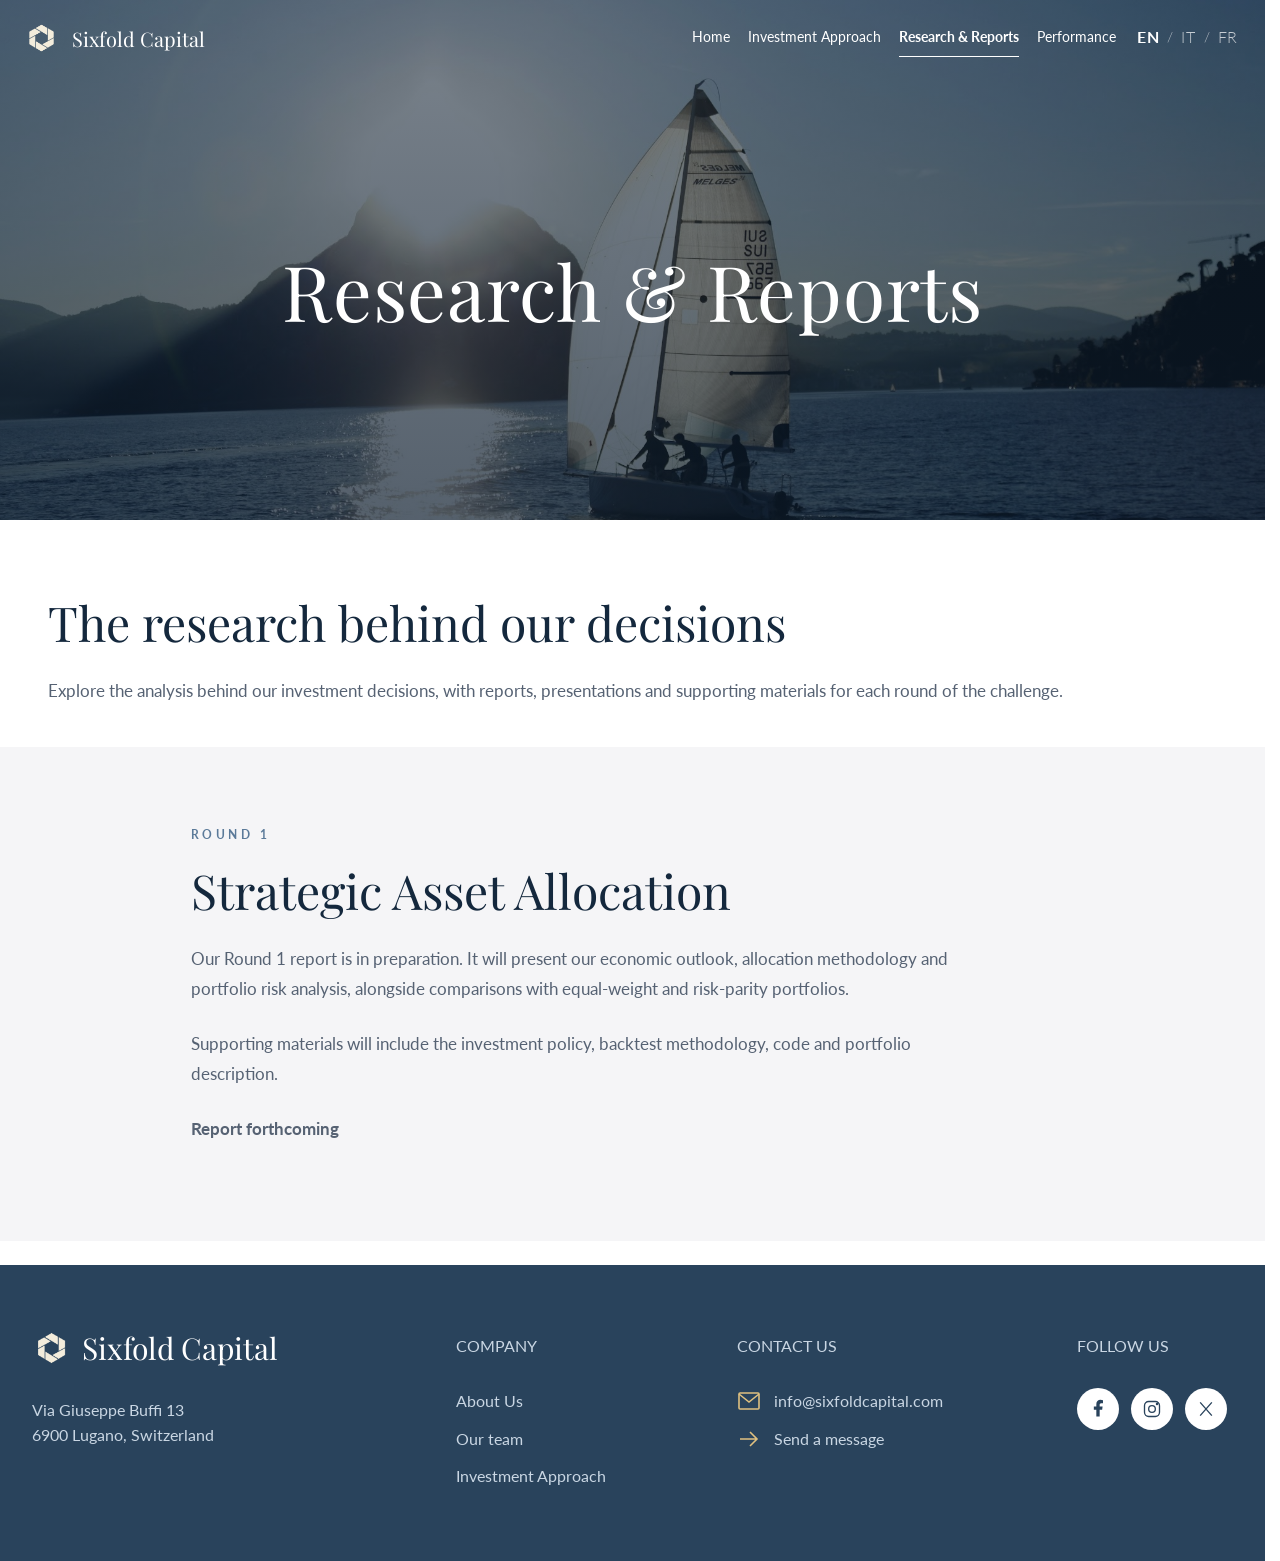
<file: research-reports.html>
<!doctype html>
<html lang="en"><head><meta charset="utf-8"><meta name="viewport" content="width=device-width,initial-scale=1"><title>Research &amp; Reports | Sixfold Capital</title>
<link href="https://fonts.googleapis.com/css2?family=Playfair+Display:wght@400;500&family=Lato:wght@300;400;700&display=swap" rel="stylesheet">
<style>
:root{--navy:#14283D;--navy2:#0E1E2F;--mist:#EEF2F6;--slate:#5B7A99;--ink:#1d2733;--mute:#566273}
*{box-sizing:border-box;margin:0;padding:0}body{font-family:Lato,sans-serif;color:var(--ink);background:#fff}
nav{position:absolute;top:0;left:0;right:0;z-index:5;min-height:76px;display:flex;align-items:center;justify-content:space-between;padding:0 48px;color:#fff;gap:28px}
nav .brand{display:flex;align-items:center;gap:14px;font-family:'Playfair Display',serif;font-size:22px;white-space:nowrap}nav .brand img{height:34px}
nav ul{display:flex;gap:34px;list-style:none;font-size:15px}nav li.on{font-weight:700;border-bottom:1px solid #fff;padding-bottom:3px}
nav a{color:inherit;text-decoration:none;display:inline-block;padding:8px 0}nav a:hover{opacity:.75}a:focus-visible{outline:2px solid currentColor;outline-offset:5px}
.hero{min-height:520px;padding:160px 32px 100px;background:linear-gradient(rgba(14,30,47,.55),rgba(14,30,47,.70)),url('photo.jpg') center 60%/cover;display:flex;align-items:center;justify-content:center;color:#fff;text-align:center}
h1,h2{font-family:'Playfair Display',serif;font-weight:400}h1{font-size:clamp(44px,6vw,80px);letter-spacing:.01em}
.intro{max-width:980px;margin:auto;padding:80px 48px}.intro p{font-size:22px;line-height:1.65;color:var(--navy)}
.research{background:#f5f5f7;padding:80px 48px 96px}.report{max-width:884px;margin:auto}.label{font-size:12px;letter-spacing:.3em;text-transform:uppercase;color:var(--slate);font-weight:700;margin-bottom:18px}h2{font-size:clamp(32px,4vw,48px);color:var(--navy);line-height:1.25}.report p{font-size:17px;line-height:1.8;color:var(--mute);margin-top:24px;max-width:780px}
footer{background:var(--navy2);color:#9fb0c2;padding:40px 48px;display:flex;justify-content:space-between;gap:24px;font-size:13px}
.skip{position:absolute;top:-100px;left:16px;z-index:10;background:white;color:var(--navy);padding:12px}.skip:focus{top:8px}
@media(max-width:1000px){nav{position:relative;background:var(--navy);padding:20px 24px;flex-wrap:wrap}nav ul{flex-wrap:wrap;gap:12px 24px}.hero{min-height:360px;padding:80px 24px}.intro,.research{padding:56px 24px}footer{padding:32px 24px;flex-direction:column}}


.hero>h1{animation:soft-entrance 1000ms cubic-bezier(.22,1,.36,1) 200ms both}
@media(prefers-reduced-motion:reduce){.hero>h1{animation:none}}

/* Opening copy matches the Investment Approach editorial heading. */
.intro{max-width:1336px;padding:72px 48px 40px}
.intro h2{font-family:'Playfair Display',serif;font-weight:400;font-size:clamp(32px,4vw,48px);line-height:1.25;color:var(--navy);max-width:860px;margin:0 0 24px}
.intro p{font-family:Lato,sans-serif;font-size:17px;line-height:1.8;color:var(--mute);max-width:none}
@media(max-width:600px){.intro{padding:48px 24px 32px}}
</style><link rel="stylesheet" href="site-shared.css?v=34"><script src="report-reveal.js?v=3" defer></script></head><body><a class="skip" href="#main">Skip to content</a><nav aria-label="Main navigation"><div class="brand"><img src="sixfold-symbol-ivory.png" alt="">Sixfold Capital</div><ul><li><a href="index.html#home">Home</a></li><li><a href="investment-approach.html">Investment Approach</a></li><li class="on"><a href="research-reports.html" aria-current="page">Research &amp; Reports</a></li><li><a href="performance.html">Performance</a></li><li class="language-item"><div class="language-switcher" role="group" aria-label="Language"><button type="button" data-language="en" lang="en" aria-label="English" aria-pressed="true">EN</button><span aria-hidden="true">/</span><button type="button" data-language="it" lang="it" aria-label="Italiano" aria-pressed="false">IT</button><span aria-hidden="true">/</span><button type="button" data-language="fr" lang="fr" aria-label="Français" aria-pressed="false">FR</button></div></li></ul></nav><main id="main"><header class="hero"><h1>Research &amp; Reports</h1></header><section class="intro" aria-labelledby="research-intro-title"><h2 id="research-intro-title">The research behind our decisions</h2><p>Explore the analysis behind our investment decisions, with reports, presentations and supporting materials for each round of the challenge.</p></section><section class="research" aria-labelledby="round1"><div class="report"><div class="label">ROUND 1</div><h2 id="round1">Strategic Asset Allocation</h2><p>Our Round 1 report is in preparation. It will present our economic outlook, allocation methodology and portfolio risk analysis, alongside comparisons with equal-weight and risk-parity portfolios.</p><p>Supporting materials will include the investment policy, backtest methodology, code and portfolio description.</p><p><strong>Report forthcoming</strong></p></div></section></main><footer class="site-footer"><div class="footer-identity"><div class="footer-brand"><img src="sixfold-symbol-ivory.png" alt="" width="38" height="38"><span>Sixfold Capital</span></div><p>Via Giuseppe Buffi 13<br>6900 Lugano, Switzerland</p></div><div class="footer-company"><h2>Company</h2><ul><li><a href="index.html#about">About Us</a></li><li><a href="index.html#team">Our team</a></li><li><a href="investment-approach.html">Investment Approach</a></li></ul></div><div class="footer-contact"><h2>Contact us</h2><ul><li><a href="mailto:info@sixfoldcapital.com"><svg viewBox="0 0 24 24" aria-hidden="true" fill="none" stroke="currentColor" stroke-width="1.6"><rect x="2" y="4" width="20" height="16" rx="1"/><path d="m2 5 10 8L22 5"/></svg><span>info@sixfoldcapital.com</span></a></li><li><a href="contact.html"><svg viewBox="0 0 24 24" aria-hidden="true" fill="none" stroke="currentColor" stroke-width="1.6"><path d="M3 12h17m-7-7 7 7-7 7"/></svg><span>Send a message</span></a></li></ul></div><div class="footer-socials"><h2>Follow us</h2><div class="social-links"><a href="https://www.facebook.com/" target="_blank" rel="noopener noreferrer" aria-label="Facebook"><svg viewBox="0 0 24 24" aria-hidden="true" fill="currentColor"><path d="M14 21v-8h3l.5-4H14V7c0-1 .3-2 2-2h2V1.4A26 26 0 0 0 15 1c-3 0-5 2-5 5v3H7v4h3v8z"/></svg></a><a href="https://www.instagram.com/" target="_blank" rel="noopener noreferrer" aria-label="Instagram"><svg viewBox="0 0 24 24" aria-hidden="true" fill="none" stroke="currentColor" stroke-width="1.6"><rect x="3" y="3" width="18" height="18" rx="5"/><circle cx="12" cy="12" r="4"/><circle cx="18" cy="6" r=".7" fill="currentColor"/></svg></a><a href="https://x.com/" target="_blank" rel="noopener noreferrer" aria-label="X"><svg viewBox="0 0 24 24" aria-hidden="true" fill="none" stroke="currentColor" stroke-width="1.6"><path d="m5 4 14 16M19 4 5 20"/></svg></a></div></div></footer><script src="languages.js?v=3" defer></script></body></html>
</file>
<file: site-shared.css>
/* Shared navigation and responsive layout */
html{scrollbar-gutter:stable}
body>nav{position:absolute;inset:0 0 auto;min-height:76px;height:auto;display:flex;align-items:center;justify-content:space-between;gap:28px;padding:0 48px;color:#fff;z-index:5}
body>nav .brand{display:flex;align-items:center;gap:14px;font-family:'Playfair Display',serif;font-size:22px;white-space:nowrap}
body>nav .brand img{height:34px;width:auto}
body>nav ul{display:flex;align-items:center;gap:34px;list-style:none;font-size:15px}
body>nav li{border-bottom:1px solid transparent;padding-bottom:3px}
body>nav li.on{border-bottom-color:#fff;font-weight:700}
body>nav a{display:inline-block;padding:8px 0;color:inherit;text-decoration:none}
body>nav a:hover{opacity:.75}
.approach-copy h2,.approach-copy h3{font-family:'Playfair Display',serif;font-weight:400;color:var(--navy);margin:32px 0 16px;font-size:32px}
.approach-copy p,.approach-copy li{font-size:17px;line-height:1.8;color:var(--mute)}
.approach-copy p{margin:16px 0}.approach-copy ul,.approach-copy ol{padding-left:24px}.approach-copy .actions{margin-top:32px}.approach-copy a{color:var(--navy)}
@media(max-width:1100px){body>nav{position:relative;inset:auto;background:var(--navy);padding:20px 24px;flex-wrap:wrap}body>nav ul{flex-wrap:wrap;gap:12px 24px}footer{padding:32px 24px;flex-direction:column;gap:16px}}
@media(max-width:900px){body.home-page .hero{min-height:560px;height:calc(100svh - 140px);padding:72px 24px}body.home-page .hero h1{font-size:clamp(44px,9vw,80px)}body.home-page .hero p{font-size:19px}body.home-page .split{grid-template-columns:1fr}body.home-page .split .img{min-height:320px}body.home-page .split .txt{padding:48px 28px}body.home-page .grid{grid-template-columns:1fr}body.home-page .pillars,body.home-page .band{padding:64px 24px}body.home-page .band h2,body.home-page .pillars h2{font-size:38px}}
@media(max-width:480px){body.home-page .hero .btns{flex-direction:column}body>nav ul{font-size:14px;gap:8px 18px}}

/* Transparent navigation over the hero at every screen width. */
body>nav{background:transparent;box-shadow:none}
@media(max-width:1100px){body>nav{position:absolute;inset:0 0 auto;background:transparent}body .hero,body.home-page .hero{padding-top:200px;min-height:560px}}
@media(max-width:480px){body .hero,body.home-page .hero{padding-top:240px;min-height:620px}}

footer{background:#29435C;color:#c9d6e3}

/* Fixed desktop photograph; content scrolls naturally over it. */
body.home-page .hero{background-attachment:fixed;background-size:cover;background-repeat:no-repeat}
body.home-page>nav{position:absolute;background:transparent;z-index:50}
body.home-page #approach,body.home-page #team{scroll-margin-top:var(--nav-height,100px)}
body.home-page .split,body.home-page .pillars{background:#fff}
@media(hover:none),(pointer:coarse),(max-width:900px){body.home-page .hero{background-attachment:scroll;height:100svh;min-height:620px}}
@media(prefers-reduced-motion:reduce){body.home-page .hero{background-attachment:scroll}body.home-page>nav{transition:none}}


/* Coordinated entrance, with no changes to layout geometry. */
.home-page .hero>h1,.home-page .hero>p,.home-page .hero>.btns{animation:soft-entrance 1000ms cubic-bezier(.22,1,.36,1) both}
.home-page .hero>h1{animation-delay:200ms}
.home-page .hero>p{animation-delay:450ms}
.home-page .hero>.btns{animation-delay:700ms}
@keyframes soft-entrance{from{opacity:0;transform:translateY(8px)}to{opacity:1;transform:translateY(0)}}
.reveal-pending{opacity:0;transform:translateY(8px)}
.reveal-visible{animation:soft-entrance 650ms cubic-bezier(.22,1,.36,1) both}
@media(prefers-reduced-motion:reduce){.home-page .hero>h1,.home-page .hero>p,.home-page .hero>.btns,.reveal-visible{animation:none}.reveal-pending{opacity:1;transform:none}}


/* Scroll scene: progressive enhancement keeps the static layout as fallback. */
.hero-scene{position:relative;background:var(--mist)}
.scene-stage{position:relative}
body.scene-enabled .hero-scene{height:calc(var(--stage-height) + var(--scene-travel))}
body.scene-enabled .scene-stage{position:sticky;top:0;height:var(--stage-height);overflow:hidden;isolation:isolate}
body.scene-enabled .scene-stage .hero{position:absolute;inset:0;height:100%;min-height:0;background:none;z-index:2}
body.scene-enabled .scene-stage .split{position:absolute;left:0;top:50%;transform:translateY(-50%);width:100%;min-height:0;height:min(620px,85%);background:none;z-index:1}
body.scene-enabled .scene-stage .split .img{background:none}
body.scene-enabled .scene-stage .split .txt{background:transparent;padding:48px 64px}
body.scene-enabled .hero>h1,body.scene-enabled .hero>p,body.scene-enabled .hero>.btns{filter:opacity(var(--hero-visibility,1))}
body.scene-enabled .split .img h2,body.scene-enabled .split .txt>*{opacity:var(--reveal,0);transform:translateY(calc((1 - var(--reveal,0)) * 8px))}
.scene-photo{position:absolute;top:0;left:0;overflow:hidden;pointer-events:none;z-index:0;contain:layout paint}
.scene-photo img{position:absolute;max-width:none;max-height:none}
.scene-photo::after{content:"";position:absolute;inset:0;background:linear-gradient(rgba(14,30,47,var(--veil-top,.55)),rgba(14,30,47,var(--veil-bottom,.70)))}
@media(max-width:900px){body.scene-enabled .scene-stage .split{height:auto;grid-template-columns:1fr}body.scene-enabled .scene-stage .split .img{height:220px;min-height:220px}body.scene-enabled .scene-stage .split .img h2{font-size:42px}body.scene-enabled .scene-stage .split .txt{padding:28px 24px}body.scene-enabled .scene-stage .split .lead{font-size:18px;line-height:1.5}body.scene-enabled .scene-stage .split .body{font-size:15px;line-height:1.65;margin-top:14px}}
@media(prefers-reduced-motion:reduce){.scene-photo{display:none}}

/* Approach: native swipe on touch, a pinned horizontal track on desktop. */
.home-page .pillars{padding:0;text-align:center;background:#fff}
.approach-stage{padding:48px 0 36px;background:#fff;overflow:hidden}
.approach-stage>.label,.approach-stage>h2{padding:0 24px}
.home-page .approach-stage>h2{font-size:clamp(30px,3.6vw,52px)}
.home-page .pillars .grid{display:flex;gap:28px;max-width:none;margin:32px 0 0;padding:0 48px;overflow-x:auto;scroll-snap-type:x mandatory;scrollbar-width:thin;text-align:left}
.home-page .pillars .card{flex:0 0 min(62vw,780px);scroll-snap-align:center;background:var(--mist);padding:20px 24px 24px;min-width:0}
.home-page .pillars .card .ph{aspect-ratio:16/7;background:#dce4ec;border:0;color:var(--slate)}
.home-page .pillars .card .n{margin-top:20px}
.home-page .pillars .card h3{font-size:30px}
.home-page .pillars .card p{max-width:650px}
.approach-stage>.approach-link{margin-top:28px!important}
.approach-pinned{height:calc(var(--approach-height) + var(--approach-distance))}
.approach-pinned .approach-stage{position:sticky;top:0;height:var(--approach-height)}
.home-page .approach-pinned .grid{overflow:visible;scroll-snap-type:none;will-change:transform}
@media(max-width:900px),(pointer:coarse){.home-page .pillars{padding:0}.approach-stage{padding:48px 0}.home-page .pillars .grid{padding:0 24px;gap:18px}.home-page .pillars .card{flex-basis:85%;padding:16px 18px 24px}.home-page .pillars .card .ph{aspect-ratio:4/3}.home-page .pillars .card h3{font-size:27px}.approach-stage>.approach-link{padding:0 24px}.approach-link .btn{letter-spacing:.12em;padding:15px 20px}}
@media(prefers-reduced-motion:reduce){.home-page .pillars .grid{display:grid;grid-template-columns:repeat(3,minmax(0,1fr));overflow:visible;transform:none!important}.home-page .pillars .card{width:auto}.home-page .pillars .card .ph{aspect-ratio:4/3}.home-page .pillars .card h3{font-size:26px}}
@media(prefers-reduced-motion:reduce) and (max-width:900px){.home-page .pillars .grid{grid-template-columns:1fr}}

/* Replace placeholder contents with an img; the reserved frame stays stable. */
.home-page .pillars .card .ph{overflow:hidden}.home-page .pillars .card .ph img{width:100%;height:100%;object-fit:cover;display:block}




/* Philosophy as an inset rounded image card. */
body.home-page>.band{width:calc(100% - 96px);max-width:1240px;margin:56px auto;border-radius:32px;overflow:hidden;padding:100px 64px;background-size:cover;background-position:center}
body.home-page>.band h2{font-size:clamp(30px,3.6vw,48px);max-width:1040px}
@media(max-width:900px){body.home-page>.band{width:calc(100% - 48px);margin:36px auto;padding:72px 32px;border-radius:26px}}
@media(max-width:480px){body.home-page>.band{width:calc(100% - 32px);margin:28px auto;padding:56px 24px;border-radius:22px}}

/* Team follows the rounded, inset Philosophy card. */
body.home-page>.team{width:calc(100% - 96px);max-width:1240px;margin:56px auto;border-radius:32px;padding:72px 40px;overflow:hidden}
body.home-page>.team .m{border-radius:20px;overflow:hidden}
@media(max-width:900px){body.home-page>.team{width:calc(100% - 48px);margin:36px auto;border-radius:26px;padding:56px 28px}}
@media(max-width:480px){body.home-page>.team{width:calc(100% - 32px);margin:28px auto;border-radius:22px;padding:40px 16px}body.home-page>.team .m{border-radius:16px}}

/* Spacious reference-style footer. */
body>footer.site-footer{display:grid;grid-template-columns:1.6fr 1fr 1.25fr .65fr;gap:40px;width:100%;max-width:none;margin:24px 0 0;padding:64px max(32px,calc((100% - 1320px)/2)) 72px;border-radius:0;background:#29435C;color:#c9d6e3;align-items:start;font:400 16px/1.6 Lato,sans-serif;}
.site-footer .footer-brand{display:flex;align-items:center;gap:12px;font-family:'Playfair Display',serif;font-size:30px;color:#fff;line-height:1.2;white-space:nowrap}
.site-footer .footer-brand img{width:38px;height:38px;filter:none;opacity:1}
.site-footer .footer-identity>p{margin:30px 0 0;font:inherit;letter-spacing:normal}
.site-footer h2,.site-footer .footer-socials h2{margin:4px 0 30px;font:inherit;letter-spacing:normal;text-transform:uppercase;color:inherit}
.site-footer ul{list-style:none;padding:0;margin:0;display:grid;gap:12px}
.site-footer a{color:inherit;text-decoration:none}
.site-footer a:hover{color:#fff}
.site-footer a:focus-visible{outline:2px solid #dfc180;outline-offset:5px}
.site-footer .footer-contact a{display:flex;align-items:center;gap:13px;font-weight:400;overflow-wrap:anywhere}
.footer-contact svg{width:24px;height:24px;flex-shrink:0;color:#dfc180}
.site-footer .social-links{display:flex;gap:12px;margin:0;flex-wrap:wrap}
.site-footer .social-links a{display:flex;align-items:center;justify-content:center;width:42px;height:42px;padding:11px;background:#fff;color:#29435C;border-radius:50%;transition:background .2s}
.site-footer .social-links a:hover{background:#dfc180;color:#29435C}
.social-links svg{display:block;width:100%;height:100%}
#about{scroll-margin-top:32px}
@media(max-width:1100px){body>footer.site-footer{grid-template-columns:1.3fr 1fr;gap:40px 48px;padding:48px 32px}}
@media(max-width:600px){body>footer.site-footer{grid-template-columns:1fr;gap:32px;padding:40px 24px}.site-footer h2,.site-footer .footer-socials h2{margin-bottom:16px}.site-footer .footer-brand{font-size:28px}.site-footer .footer-identity>p{margin-top:20px}}

/* Compact language selector, following Performance. */
body>nav ul{gap:clamp(16px,2.1vw,30px)}
body>nav .language-item{padding-bottom:3px;flex-shrink:0}
.language-switcher{display:flex;align-items:center;gap:5px;white-space:nowrap;color:#fff}
.language-switcher button{appearance:none;border:0;background:none;color:inherit;font:300 16px Lato,sans-serif;letter-spacing:.04em;padding:10px 3px;cursor:pointer;opacity:.72}
.language-switcher button[aria-pressed="true"]{font-weight:700;opacity:1}
.language-switcher button:hover{opacity:1}
.language-switcher button:focus-visible{outline:2px solid currentColor;outline-offset:2px;border-radius:2px}
.language-switcher span{opacity:.65;font-weight:300}
@media(min-width:1101px) and (max-width:1350px){body>nav{padding-left:24px;padding-right:24px;gap:20px}body>nav ul{gap:18px;font-size:14px}body>nav .brand{font-size:20px}}
@media(max-width:1100px){body>nav ul{gap:8px 20px}body>nav .language-item{margin-left:auto}}
@media(max-width:600px){body>nav{gap:12px}body>nav ul{width:100%;gap:4px 16px;font-size:13px}.language-switcher button{font-size:14px}body>nav .language-item{margin-left:0}}

/* Approach: pinned horizontal scroll on every device (phone included), Apple-style. */
.home-page .approach-link{margin:0!important;padding:12px 24px 72px;text-align:center}
.approach-pinned .approach-stage{top:0;min-height:var(--approach-height);display:flex;flex-direction:column;justify-content:center;box-sizing:border-box}
.home-page .approach-pinned .grid{overflow:visible;touch-action:pan-y}
@media(max-width:900px),(pointer:coarse){
 .approach-pinned .approach-stage{padding:28px 0 24px}
 .home-page .approach-pinned .grid{margin-top:20px}
 .home-page .approach-pinned .card{flex-basis:84%;padding:12px 14px 18px}
 .home-page .approach-pinned .card .ph{aspect-ratio:16/10}
 .home-page .approach-pinned .card .n{margin-top:14px}
 .home-page .approach-pinned .card h3{font-size:24px;margin:6px 0 8px}
 .home-page .approach-pinned .card p{font-size:15px;line-height:1.6}
 .home-page .approach-link{padding:4px 24px 56px}
}
@media(max-width:900px) and (max-height:700px){
 .home-page .pillars .approach-stage{padding:16px 0}
 .home-page .pillars .approach-stage>h2{font-size:28px}
 .home-page .pillars .grid{margin-top:14px}
 .home-page .pillars .card .ph{aspect-ratio:2/1}
 .home-page .pillars .card h3{font-size:22px}
 .home-page .pillars .card p{font-size:14px;line-height:1.55}
}
</file>
<file: contact.css>
:root{--navy:#14283D}*{box-sizing:border-box}body{margin:0;background:#fff;color:#414342;font-family:Lato,sans-serif}.contact-page>nav{position:relative;inset:auto;background:var(--navy)}.contact-page>nav ul{margin:0;padding:0}.contact-skip{position:absolute;left:16px;top:-80px;z-index:100;background:#fff;padding:12px;color:#14283D}.contact-skip:focus{top:12px}.contact-main{padding:64px 24px 88px}.contact-main header{text-align:center;margin:0 auto 112px}.contact-main h1{font-size:clamp(36px,5vw,58px);line-height:1.2;margin:0 0 26px;font-weight:700;letter-spacing:.015em}.contact-main header p{font-size:23px;letter-spacing:.02em;line-height:1.5;margin:0}.contact-main form{max-width:710px;margin:auto}.contact-field{margin-bottom:27px}.contact-field label{display:block;font-size:22px;font-weight:700;line-height:1.4;margin-bottom:14px}.contact-field input,.contact-field textarea{width:100%;border:1px solid #ccc;border-radius:0;background:#fff;color:#414342;font:400 22px/1.4 Lato,sans-serif;padding:17px 24px;min-height:66px}.contact-field input::placeholder{color:#999;opacity:1}.contact-field textarea{min-height:124px;resize:vertical}.contact-field input:focus,.contact-field textarea:focus{outline:2px solid #998456;outline-offset:2px}.contact-main button{display:block;width:100%;margin:56px 0 20px;padding:25px 20px;border:0;border-radius:2px;background:#dfc180;color:#414342;font:900 22px/1.4 Lato,sans-serif;text-transform:uppercase;letter-spacing:.12em;cursor:pointer}.contact-main button:hover{background:#d5b36c}.contact-main button:focus-visible{outline:2px solid #927d50;outline-offset:4px}.contact-main button:disabled{cursor:wait;opacity:.65}#contact-note,#contact-status{font-size:15px;line-height:1.6}#contact-status:empty{display:none}@media(max-width:600px){.contact-main{padding:48px 24px 64px}.contact-main header{margin-bottom:56px}.contact-main header p{font-size:18px}.contact-field label{font-size:18px}.contact-field input,.contact-field textarea{font-size:18px;padding:15px;min-height:58px}.contact-main button{margin-top:36px;font-size:18px}}
</file>
<file: investment-approach.css>
/* Rounded editorial cards with native horizontal scrolling. */
main{--process-gutter:max(24px,calc((100vw - 1240px)/2))}
.intro.approach-copy{max-width:1336px;padding:72px 48px 40px}
.intro.approach-copy>h2:first-child{margin-top:0;font-size:clamp(32px,4vw,48px);max-width:none}
.intro.approach-copy:not(.approach-details)>h2:first-child{max-width:860px}
.intro.approach-copy>p{max-width:none}
.process-carousel{background:#f5f5f7;padding:48px 0 28px}
.process-track{display:flex;gap:24px;overflow-x:auto;scroll-snap-type:x mandatory;scroll-padding-inline:var(--process-gutter);padding:8px var(--process-gutter) 20px;scrollbar-width:none;overscroll-behavior-x:contain}
.process-track::-webkit-scrollbar{display:none}
.process-track:focus-visible{outline:2px solid var(--slate);outline-offset:-3px}
.process-card{flex:0 0 clamp(320px,38vw,480px);min-width:0;min-height:390px;padding:40px;border-radius:28px;background:#fff;scroll-snap-align:start}
.process-number{display:block;font-family:'Playfair Display',serif;font-size:18px;font-weight:400;letter-spacing:.06em;color:var(--slate);margin-bottom:20px}
.process-card h3{font-family:'Playfair Display',serif;font-size:clamp(27px,2.5vw,34px);line-height:1.15;font-weight:400;letter-spacing:-.025em;color:var(--navy);margin:0 0 24px}
.process-card p{font-size:17px;line-height:1.65;color:var(--mute)}
.process-controls{display:flex;justify-content:flex-end;gap:16px;padding:12px var(--process-gutter) 0}
.process-controls button{border:0;border-radius:50%;width:40px;height:40px;background:#e5e5e9;color:var(--navy);display:grid;place-items:center;cursor:pointer;transition:background .2s}
.process-controls button:hover:not(:disabled){background:#d7dce2}
.process-controls button:disabled{opacity:.35;cursor:default}
.process-controls button:focus-visible{outline:2px solid var(--navy);outline-offset:4px}
.process-controls svg{width:23px;height:23px;fill:none;stroke:currentColor;stroke-width:3;stroke-linecap:round;stroke-linejoin:round}
.intro.approach-details{padding-top:64px;padding-bottom:72px}
@media(max-width:600px){.intro.approach-copy{padding:48px 24px 32px}.process-carousel{padding-top:24px}.process-track{gap:16px}.process-card{flex-basis:calc(100vw - 64px);min-height:410px;padding:30px 26px;border-radius:24px}.process-card h3{font-size:29px}.intro.approach-details{padding-bottom:48px}}

/* Research invitation, matching the rounded team panel. */
.research-callout{width:calc(100% - 96px);max-width:1240px;margin:0 auto 64px;padding:76px 48px;background:#f5f5f7;border-radius:32px;text-align:center}
.research-callout h2{font-family:'Playfair Display',serif;font-size:clamp(32px,4vw,48px);font-weight:400;color:var(--navy);line-height:1.25;margin:0 0 26px}
.research-callout p{font-size:17px;line-height:1.8;color:var(--mute);margin:0}
.research-callout .actions{margin-top:30px}
.research-callout a{display:inline-block;color:var(--navy);font-size:16px;text-decoration:none;padding:8px 0}
.research-callout a:hover{text-decoration:underline}
@media(max-width:900px){.research-callout{width:calc(100% - 48px);padding:56px 28px;border-radius:26px;margin-bottom:48px}}
@media(max-width:480px){.research-callout{width:calc(100% - 32px);padding:48px 24px;border-radius:22px}}

/* Compact secondary research invitation. */
.research-callout{padding:32px 36px;margin-bottom:40px;border-radius:24px}
.research-callout h2{font-size:28px;margin-bottom:12px}
.research-callout p{font-size:16px;line-height:1.65}
.research-callout .actions{margin-top:14px}
.research-callout a{font-size:15px}
@media(max-width:600px){.research-callout{padding:28px 24px;border-radius:22px;margin-bottom:32px}.research-callout h2{font-size:26px}}

/* Full-width imagery anchored beneath each card's text. */
.process-card{display:flex;flex-direction:column;overflow:hidden;padding-bottom:0;min-height:640px}
.process-card p{flex:1}
.process-image{display:block;flex:none;width:calc(100% + 80px);max-width:none;height:auto;aspect-ratio:3/2;object-fit:contain;margin:28px -40px 0}
@media(max-width:600px){.process-card{padding-bottom:0;min-height:600px}.process-image{width:calc(100% + 52px);margin:24px -26px 0}}
</file>
